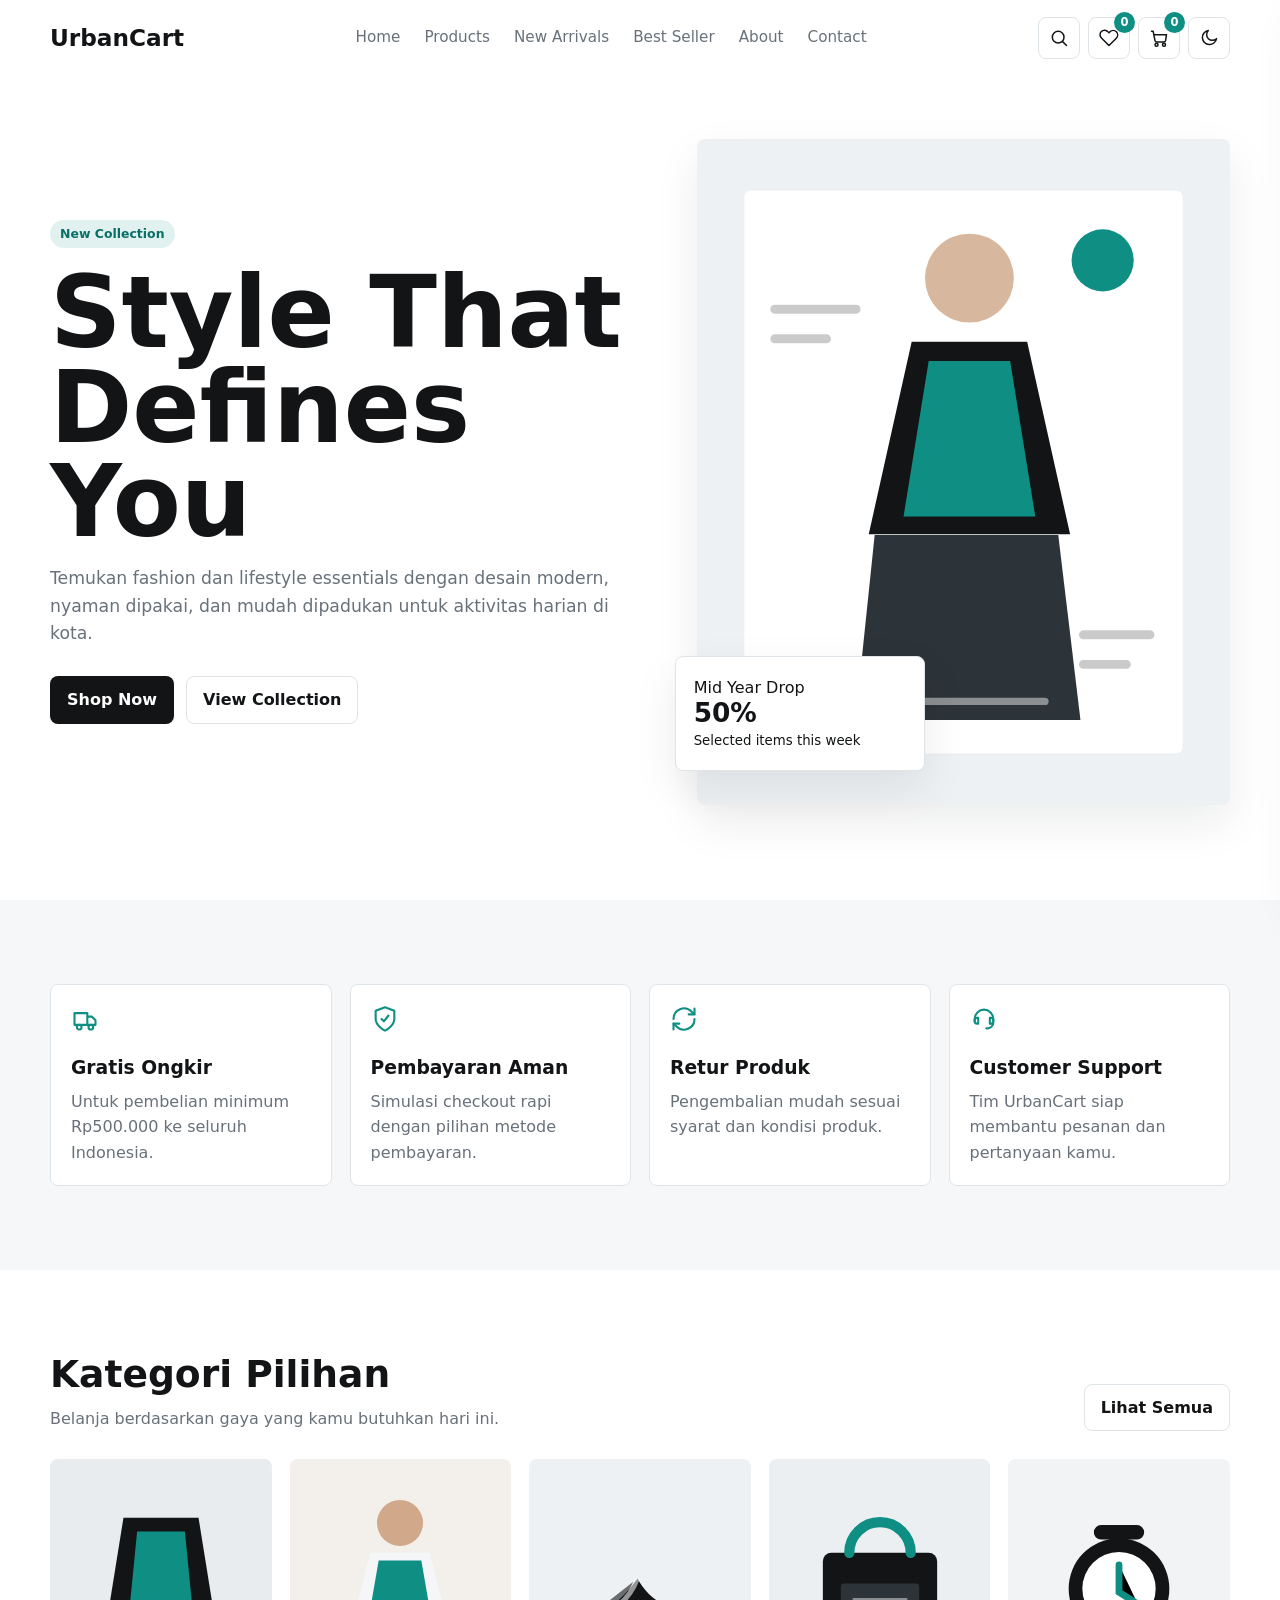
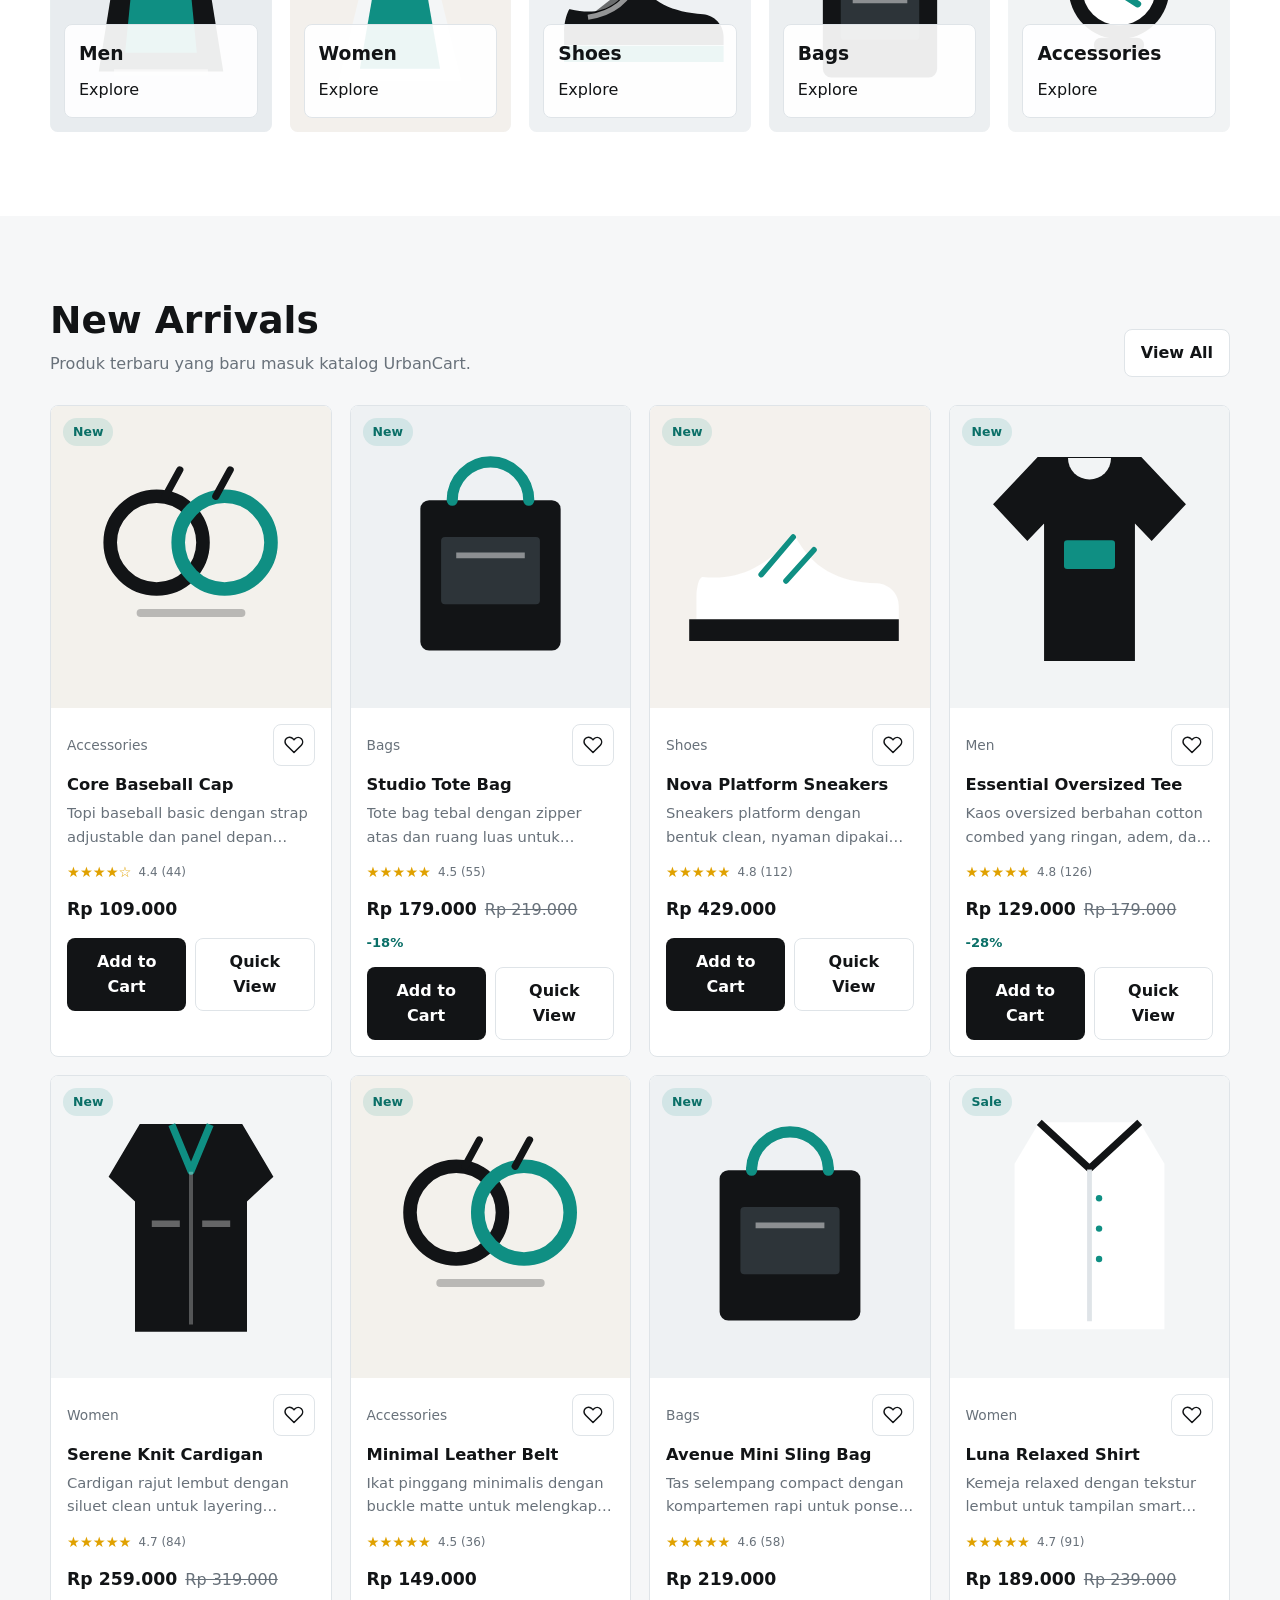
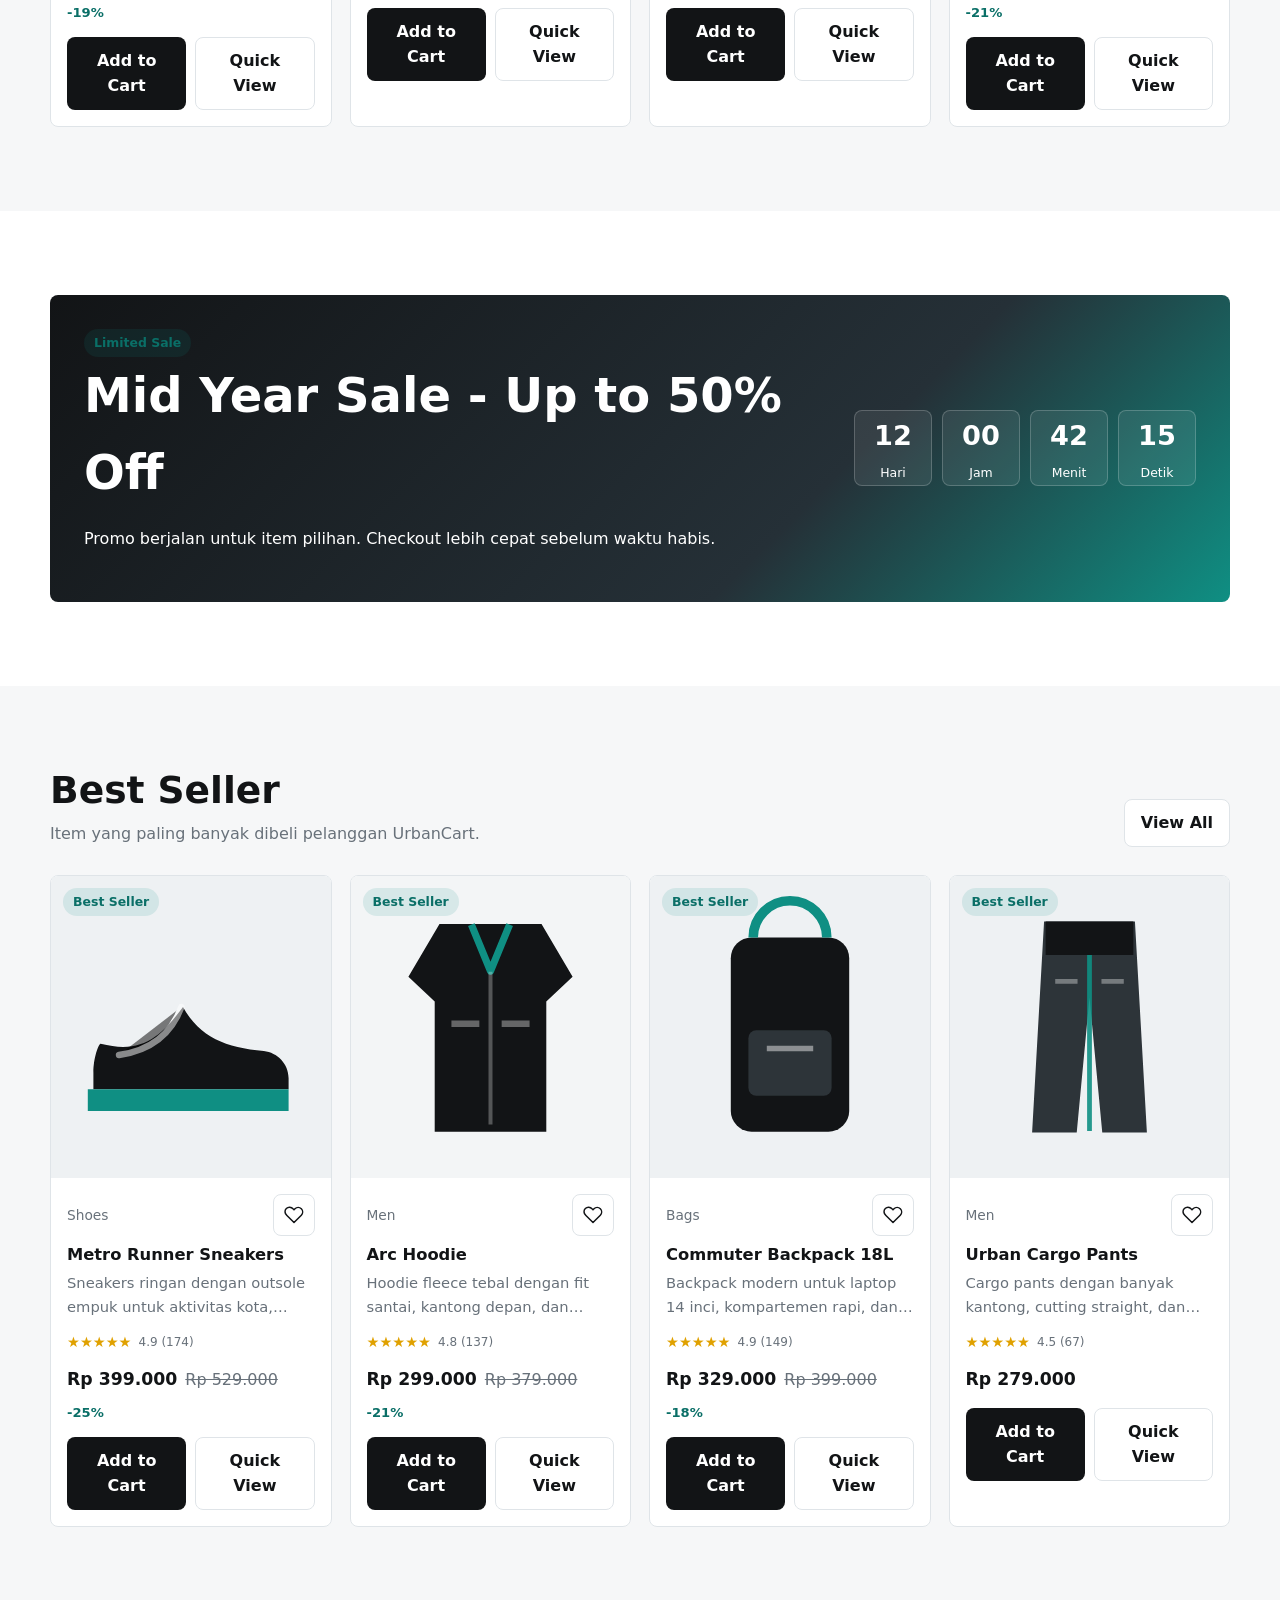
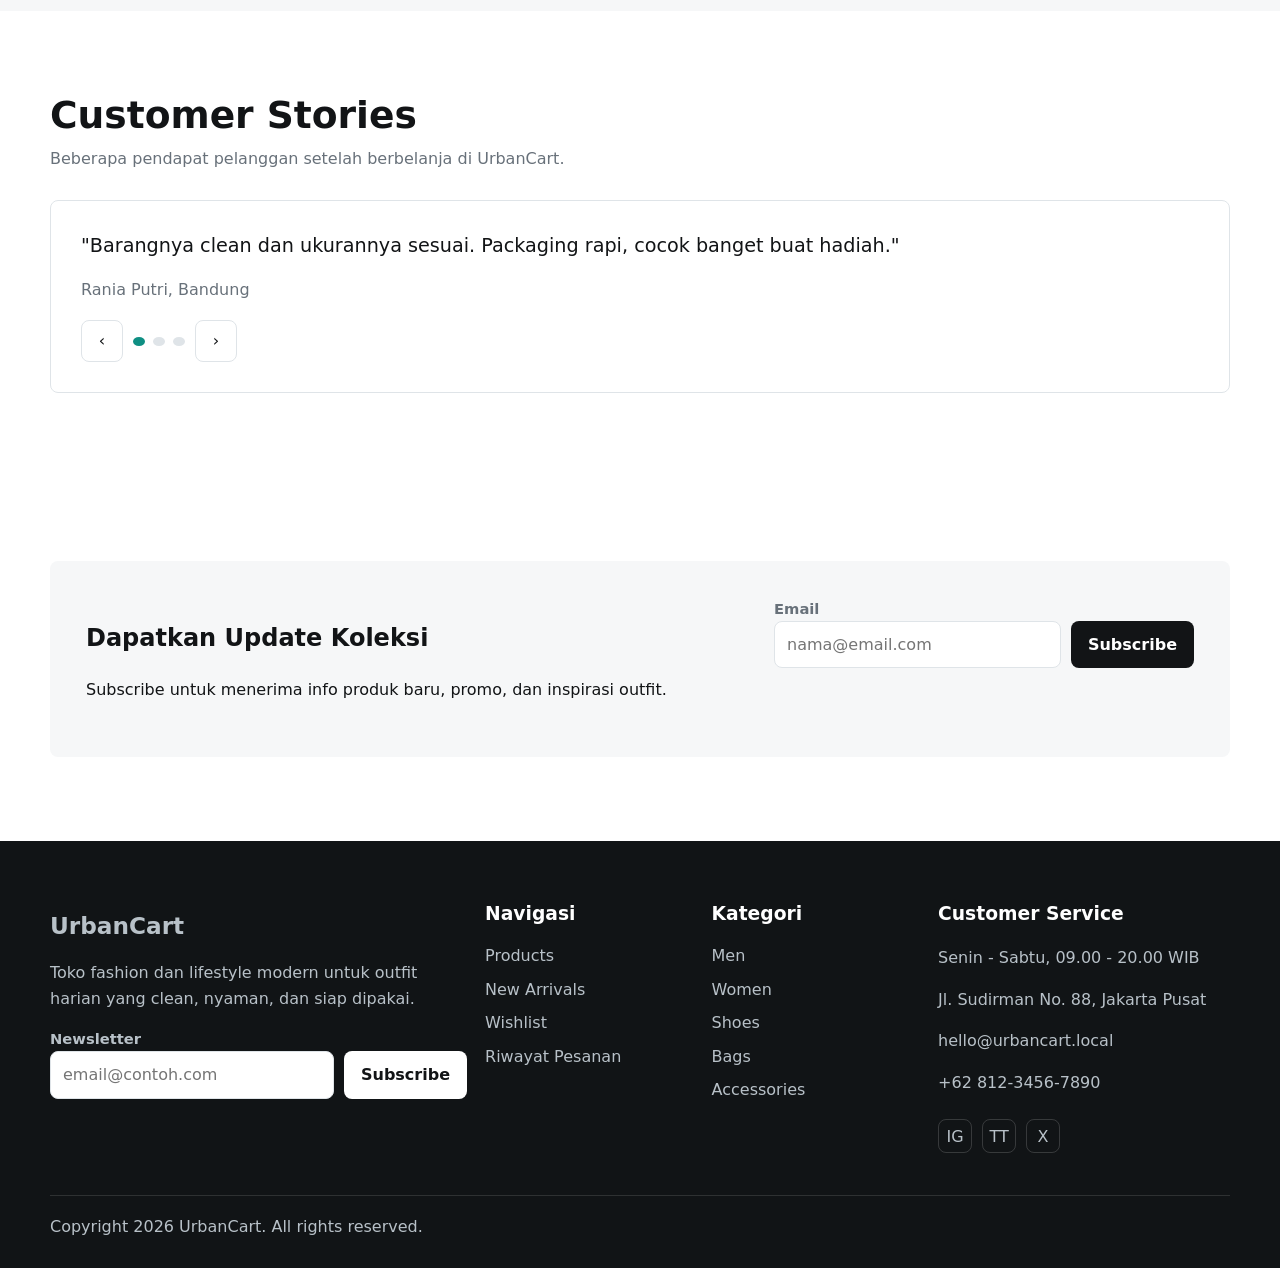
<file: index.html>
<!DOCTYPE html>
<html lang="id">
<head>
  <meta charset="UTF-8">
  <meta name="viewport" content="width=device-width, initial-scale=1.0">
  <title>UrbanCart - Modern Fashion & Lifestyle Store</title>
  <meta name="description" content="UrbanCart adalah toko fashion dan lifestyle modern untuk pakaian, sepatu, tas, jam tangan, dan aksesori.">
  <meta property="og:title" content="UrbanCart - Modern Fashion & Lifestyle Store">
  <meta property="og:description" content="Belanja outfit modern, clean, dan nyaman untuk gaya harian.">
  <meta property="og:type" content="website">
  <link rel="icon" href="assets/icons/favicon.svg" type="image/svg+xml">
  <link rel="stylesheet" href="css/style.css">
  <link rel="stylesheet" href="css/responsive.css">
  <link rel="stylesheet" href="css/animations.css">
</head>
<body data-page="home">
  <div class="loader" data-loader><div class="loader-mark" aria-label="Memuat UrbanCart"></div></div>
  <div id="site-header"></div>
  <main class="page">
    <section class="container hero">
      <div class="hero-copy">
        <span class="eyebrow">New Collection</span>
        <h1>Style That Defines You</h1>
        <p>Temukan fashion dan lifestyle essentials dengan desain modern, nyaman dipakai, dan mudah dipadukan untuk aktivitas harian di kota.</p>
        <div class="hero-actions">
          <a class="btn btn-dark" href="products.html">Shop Now</a>
          <a class="btn btn-ghost" href="#collection">View Collection</a>
        </div>
      </div>
      <div class="hero-media">
        <img src="assets/images/hero-fashion.svg" alt="Koleksi fashion UrbanCart">
        <div class="promo-card">
          <span>Mid Year Drop</span>
          <strong>50%</strong>
          <small>Selected items this week</small>
        </div>
      </div>
    </section>

    <section class="section section-soft">
      <div class="container benefit-grid">
        <article class="benefit-item reveal">
          <div data-icon="truck"></div>
          <h3>Gratis Ongkir</h3>
          <p>Untuk pembelian minimum Rp500.000 ke seluruh Indonesia.</p>
        </article>
        <article class="benefit-item reveal">
          <div data-icon="shield"></div>
          <h3>Pembayaran Aman</h3>
          <p>Simulasi checkout rapi dengan pilihan metode pembayaran.</p>
        </article>
        <article class="benefit-item reveal">
          <div data-icon="refresh"></div>
          <h3>Retur Produk</h3>
          <p>Pengembalian mudah sesuai syarat dan kondisi produk.</p>
        </article>
        <article class="benefit-item reveal">
          <div data-icon="headset"></div>
          <h3>Customer Support</h3>
          <p>Tim UrbanCart siap membantu pesanan dan pertanyaan kamu.</p>
        </article>
      </div>
    </section>

    <section class="section" id="collection">
      <div class="container">
        <div class="section-header">
          <div>
            <h2>Kategori Pilihan</h2>
            <p>Belanja berdasarkan gaya yang kamu butuhkan hari ini.</p>
          </div>
          <a class="btn btn-ghost" href="products.html">Lihat Semua</a>
        </div>
        <div class="category-grid">
          <a class="category-card reveal" href="products.html?category=Men">
            <img src="assets/images/category-men.svg" alt="Kategori Men">
            <div><h3>Men</h3><span>Explore</span></div>
          </a>
          <a class="category-card reveal" href="products.html?category=Women">
            <img src="assets/images/category-women.svg" alt="Kategori Women">
            <div><h3>Women</h3><span>Explore</span></div>
          </a>
          <a class="category-card reveal" href="products.html?category=Shoes">
            <img src="assets/images/category-shoes.svg" alt="Kategori Shoes">
            <div><h3>Shoes</h3><span>Explore</span></div>
          </a>
          <a class="category-card reveal" href="products.html?category=Bags">
            <img src="assets/images/category-bags.svg" alt="Kategori Bags">
            <div><h3>Bags</h3><span>Explore</span></div>
          </a>
          <a class="category-card reveal" href="products.html?category=Accessories">
            <img src="assets/images/category-accessories.svg" alt="Kategori Accessories">
            <div><h3>Accessories</h3><span>Explore</span></div>
          </a>
        </div>
      </div>
    </section>

    <section class="section section-soft" id="new-arrivals">
      <div class="container">
        <div class="section-header">
          <div>
            <h2>New Arrivals</h2>
            <p>Produk terbaru yang baru masuk katalog UrbanCart.</p>
          </div>
          <a class="btn btn-ghost" href="products.html?badge=New">View All</a>
        </div>
        <div class="product-grid" data-new-arrivals></div>
      </div>
    </section>

    <section class="section">
      <div class="container sale-banner reveal">
        <div>
          <span class="eyebrow">Limited Sale</span>
          <h2>Mid Year Sale - Up to 50% Off</h2>
          <p>Promo berjalan untuk item pilihan. Checkout lebih cepat sebelum waktu habis.</p>
        </div>
        <div class="countdown" data-countdown aria-label="Countdown promo"></div>
      </div>
    </section>

    <section class="section section-soft">
      <div class="container">
        <div class="section-header">
          <div>
            <h2>Best Seller</h2>
            <p>Item yang paling banyak dibeli pelanggan UrbanCart.</p>
          </div>
          <a class="btn btn-ghost" href="products.html?badge=Best%20Seller">View All</a>
        </div>
        <div class="product-grid" data-best-seller></div>
      </div>
    </section>

    <section class="section">
      <div class="container">
        <div class="section-header">
          <div>
            <h2>Customer Stories</h2>
            <p>Beberapa pendapat pelanggan setelah berbelanja di UrbanCart.</p>
          </div>
        </div>
        <div class="testimonial-wrap reveal">
          <div data-testimonial-slider>
            <article class="testimonial is-active">
              <blockquote>"Barangnya clean dan ukurannya sesuai. Packaging rapi, cocok banget buat hadiah."</blockquote>
              <p>Rania Putri, Bandung</p>
            </article>
            <article class="testimonial">
              <blockquote>"Sneakers-nya ringan dipakai seharian. Checkout via WhatsApp juga praktis."</blockquote>
              <p>Kevin Hartono, Jakarta</p>
            </article>
            <article class="testimonial">
              <blockquote>"Pilihan produknya tidak berlebihan, jadi gampang cari item yang benar-benar kepakai."</blockquote>
              <p>Melati Sari, Yogyakarta</p>
            </article>
          </div>
          <div class="testimonial-controls">
            <button class="icon-button" type="button" data-testimonial-prev aria-label="Testimoni sebelumnya">‹</button>
            <div class="dots" data-testimonial-dots></div>
            <button class="icon-button" type="button" data-testimonial-next aria-label="Testimoni berikutnya">›</button>
          </div>
        </div>
      </div>
    </section>

    <section class="section">
      <div class="container newsletter-band reveal">
        <div>
          <h2>Dapatkan Update Koleksi</h2>
          <p>Subscribe untuk menerima info produk baru, promo, dan inspirasi outfit.</p>
        </div>
        <form data-newsletter-form>
          <label for="newsletter-email">Email</label>
          <div class="inline-form">
            <input id="newsletter-email" name="email" type="email" placeholder="nama@email.com" autocomplete="email">
            <button class="btn btn-dark" type="submit">Subscribe</button>
          </div>
          <p class="form-message" data-newsletter-message></p>
        </form>
      </div>
    </section>
  </main>
  <div id="site-footer"></div>
  <script src="js/products.js"></script>
  <script src="js/main.js"></script>
  <script src="js/home-icons.js"></script>
</body>
</html>
</file>
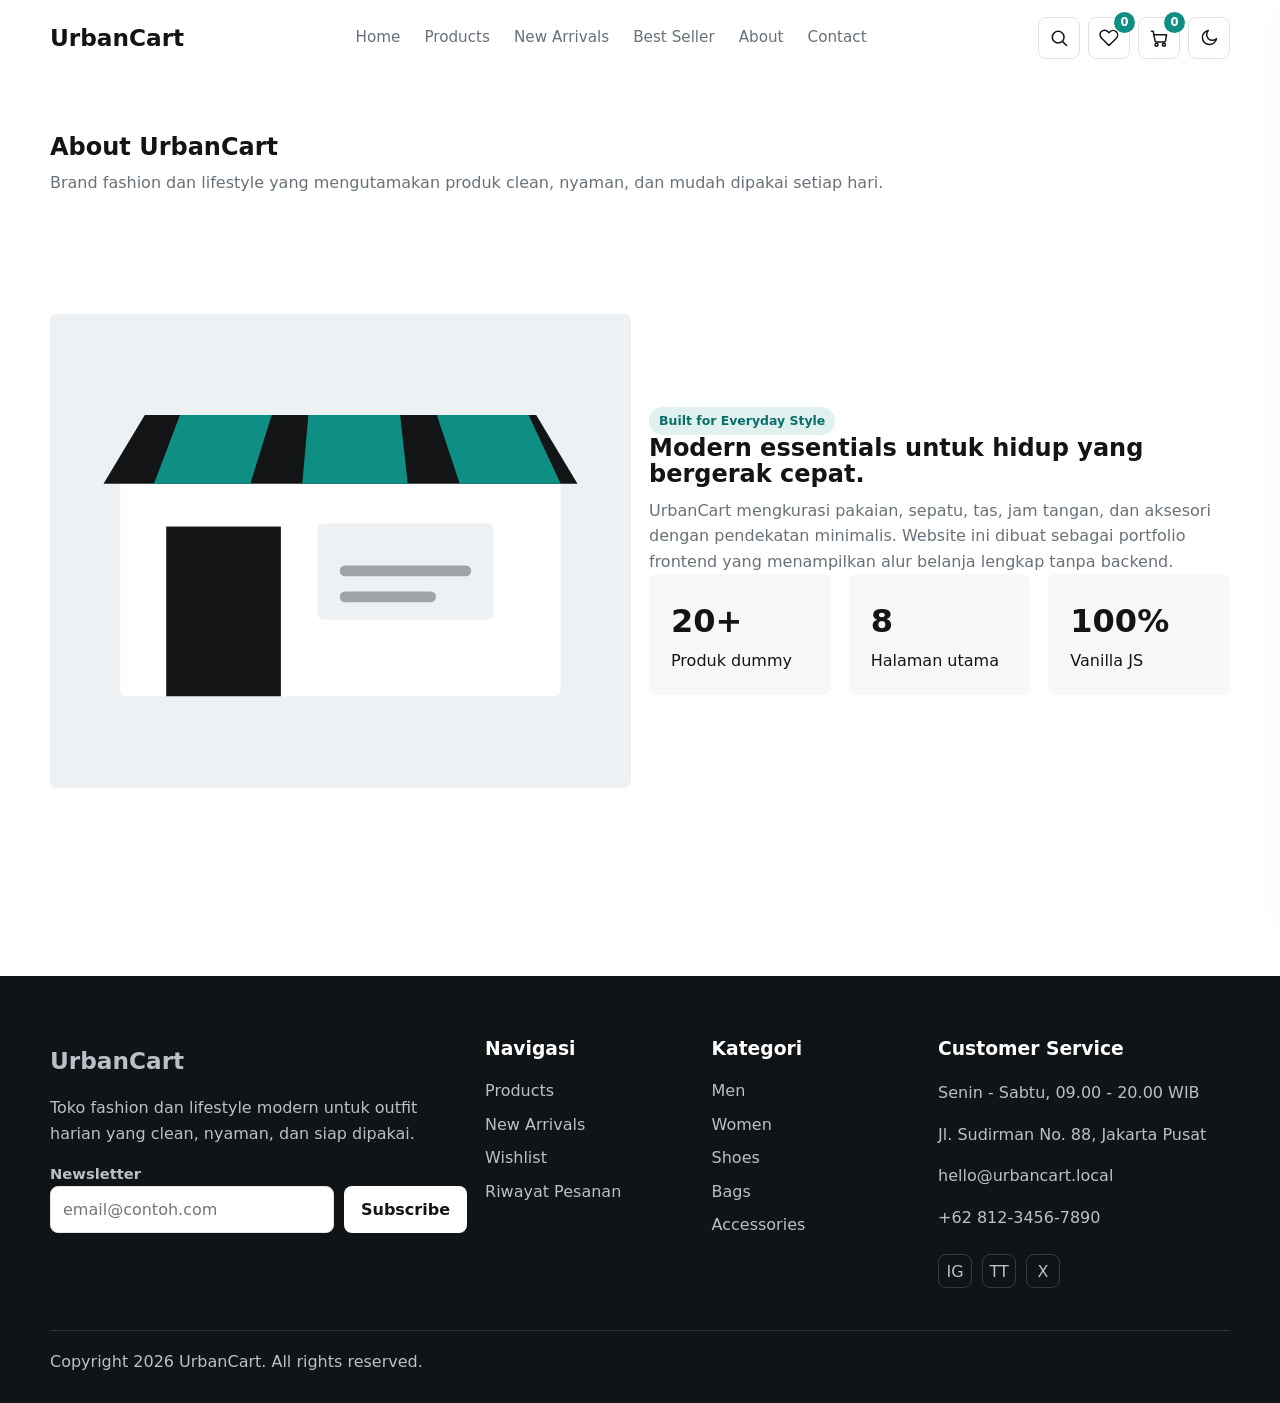
<file: about.html>
<!DOCTYPE html>
<html lang="id">
<head>
  <meta charset="UTF-8">
  <meta name="viewport" content="width=device-width, initial-scale=1.0">
  <title>About - UrbanCart</title>
  <meta name="description" content="Tentang UrbanCart, toko fashion dan lifestyle modern untuk pelanggan urban.">
  <meta property="og:title" content="About - UrbanCart">
  <meta property="og:description" content="Kenali konsep dan kualitas layanan UrbanCart.">
  <meta property="og:type" content="website">
  <link rel="icon" href="assets/icons/favicon.svg" type="image/svg+xml">
  <link rel="stylesheet" href="css/style.css">
  <link rel="stylesheet" href="css/responsive.css">
  <link rel="stylesheet" href="css/animations.css">
</head>
<body data-page="about">
  <div id="site-header"></div>
  <main class="page">
    <section class="container page-title">
      <h1>About UrbanCart</h1>
      <p>Brand fashion dan lifestyle yang mengutamakan produk clean, nyaman, dan mudah dipakai setiap hari.</p>
    </section>
    <section class="container section about-grid">
      <img src="assets/images/about-store.svg" alt="Ilustrasi toko UrbanCart">
      <div class="content-block">
        <span class="eyebrow">Built for Everyday Style</span>
        <h2>Modern essentials untuk hidup yang bergerak cepat.</h2>
        <p>UrbanCart mengkurasi pakaian, sepatu, tas, jam tangan, dan aksesori dengan pendekatan minimalis. Website ini dibuat sebagai portfolio frontend yang menampilkan alur belanja lengkap tanpa backend.</p>
        <div class="stats-grid">
          <div class="stat"><strong>20+</strong><span>Produk dummy</span></div>
          <div class="stat"><strong>8</strong><span>Halaman utama</span></div>
          <div class="stat"><strong>100%</strong><span>Vanilla JS</span></div>
        </div>
      </div>
    </section>
  </main>
  <div id="site-footer"></div>
  <script src="js/products.js"></script>
  <script src="js/main.js"></script>
</body>
</html>
</file>
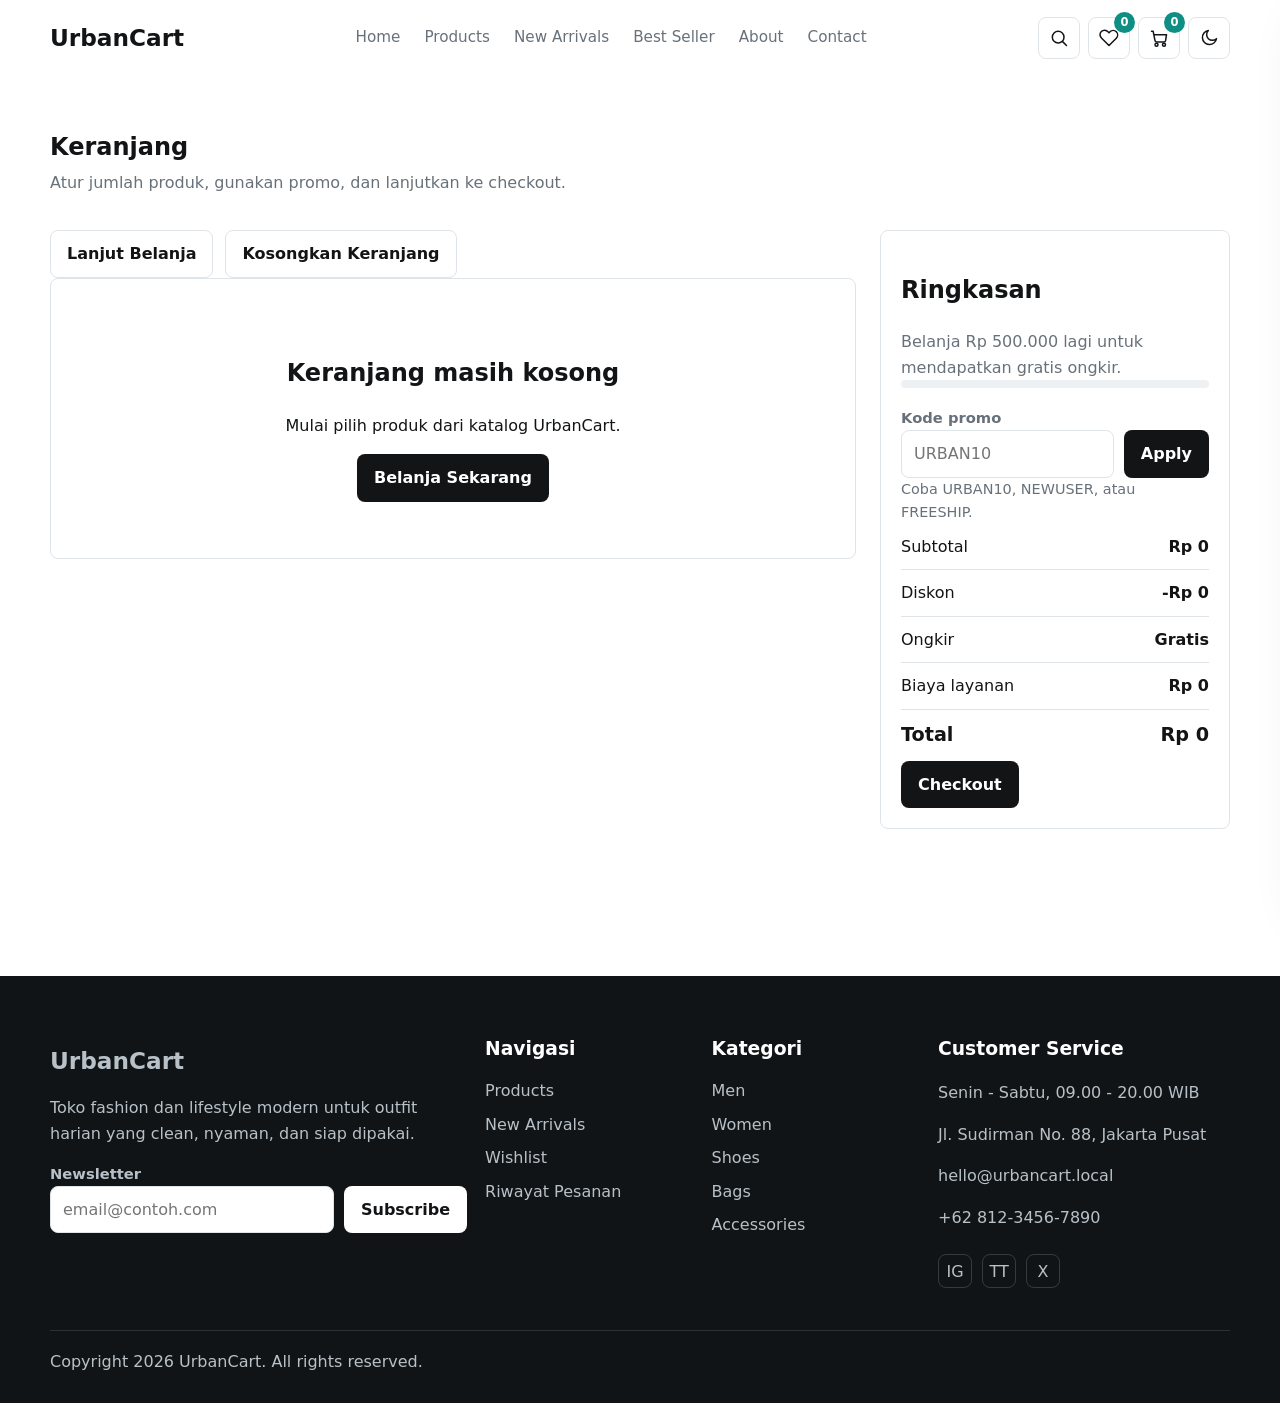
<file: cart.html>
<!DOCTYPE html>
<html lang="id">
<head>
  <meta charset="UTF-8">
  <meta name="viewport" content="width=device-width, initial-scale=1.0">
  <title>Keranjang - UrbanCart</title>
  <meta name="description" content="Kelola keranjang UrbanCart, kode promo, subtotal, ongkir, dan total pembayaran.">
  <meta property="og:title" content="Keranjang - UrbanCart">
  <meta property="og:description" content="Keranjang belanja UrbanCart tersimpan dengan LocalStorage.">
  <meta property="og:type" content="website">
  <link rel="icon" href="assets/icons/favicon.svg" type="image/svg+xml">
  <link rel="stylesheet" href="css/style.css">
  <link rel="stylesheet" href="css/responsive.css">
  <link rel="stylesheet" href="css/animations.css">
</head>
<body data-page="cart">
  <div id="site-header"></div>
  <main class="page">
    <section class="container page-title">
      <h1>Keranjang</h1>
      <p>Atur jumlah produk, gunakan promo, dan lanjutkan ke checkout.</p>
    </section>
    <section class="container cart-layout">
      <div>
        <div class="cart-actions">
          <a class="btn btn-ghost" href="products.html">Lanjut Belanja</a>
          <button class="btn btn-ghost" type="button" id="clearCart">Kosongkan Keranjang</button>
        </div>
        <div class="cart-list" id="cartList"></div>
      </div>
      <aside class="summary-card" id="cartSummary"></aside>
    </section>
  </main>
  <div id="site-footer"></div>
  <script src="js/products.js"></script>
  <script src="js/main.js"></script>
  <script src="js/cart.js"></script>
</body>
</html>
</file>
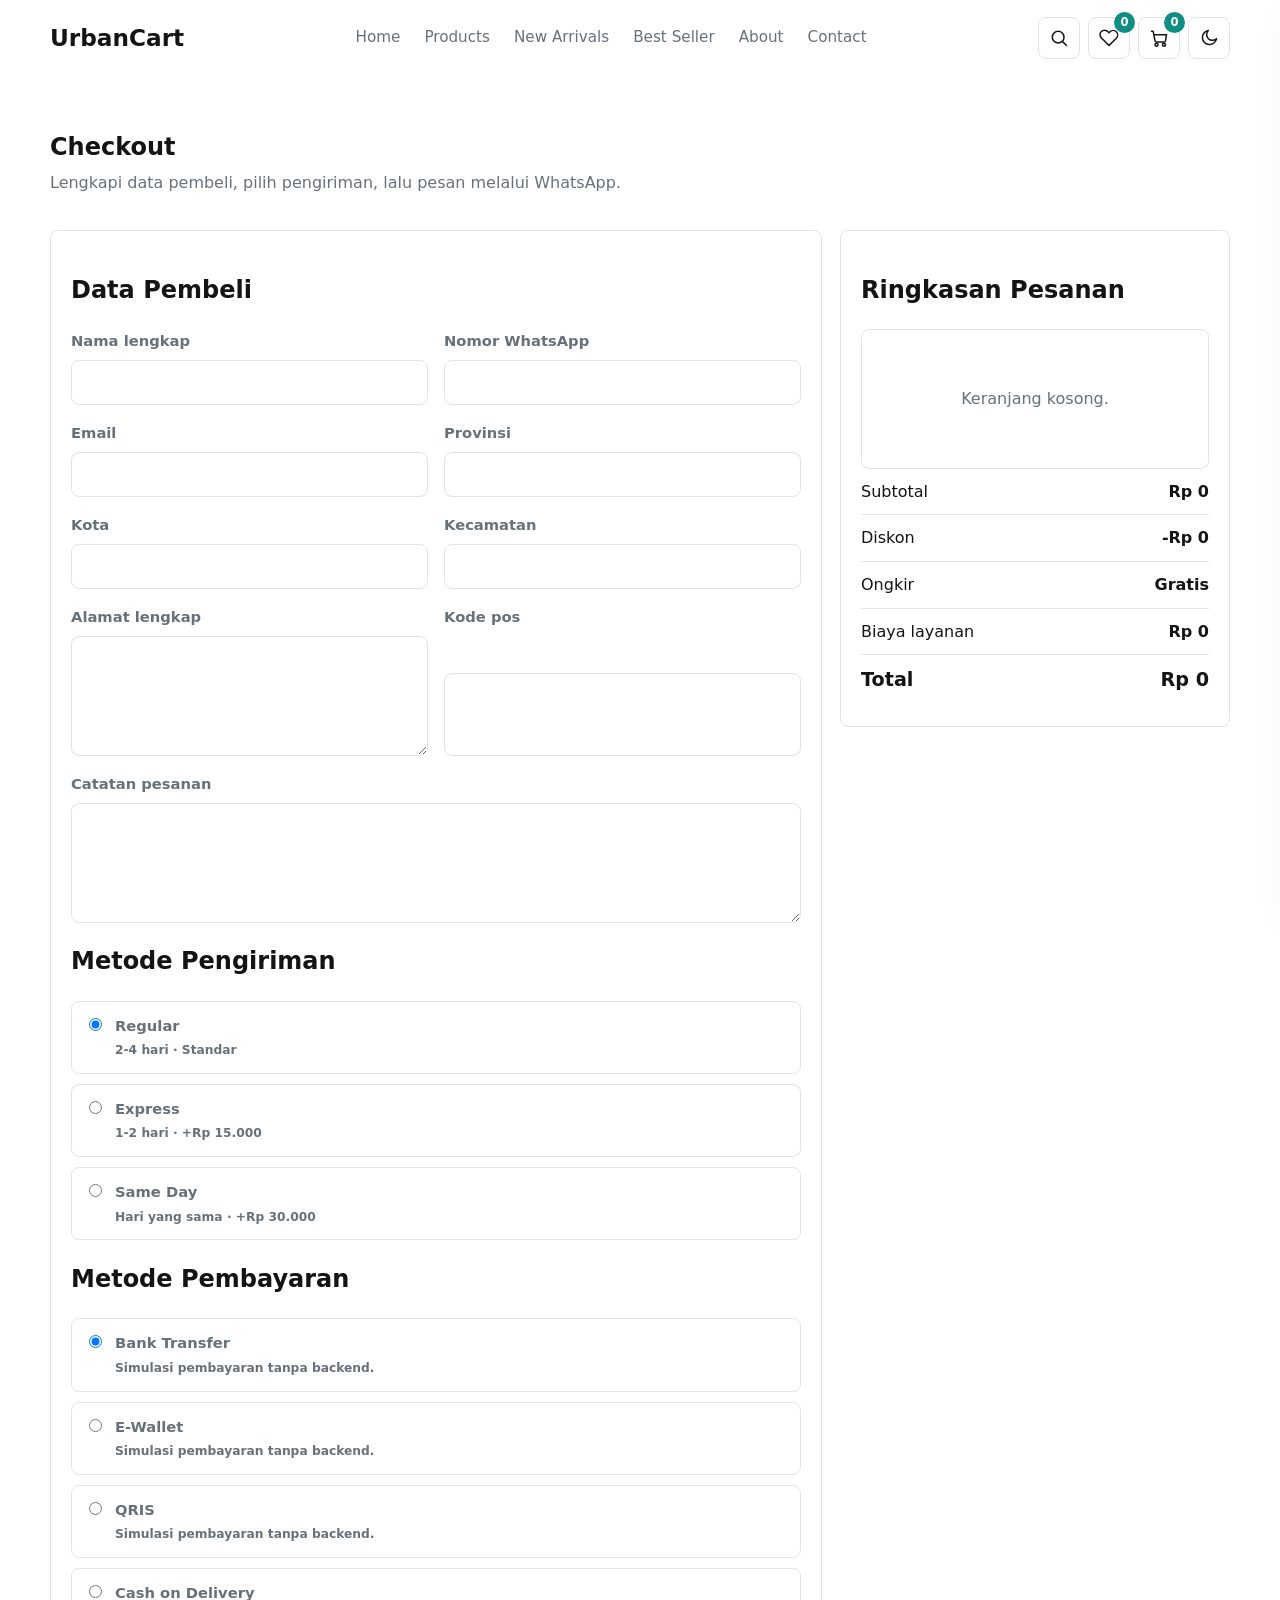
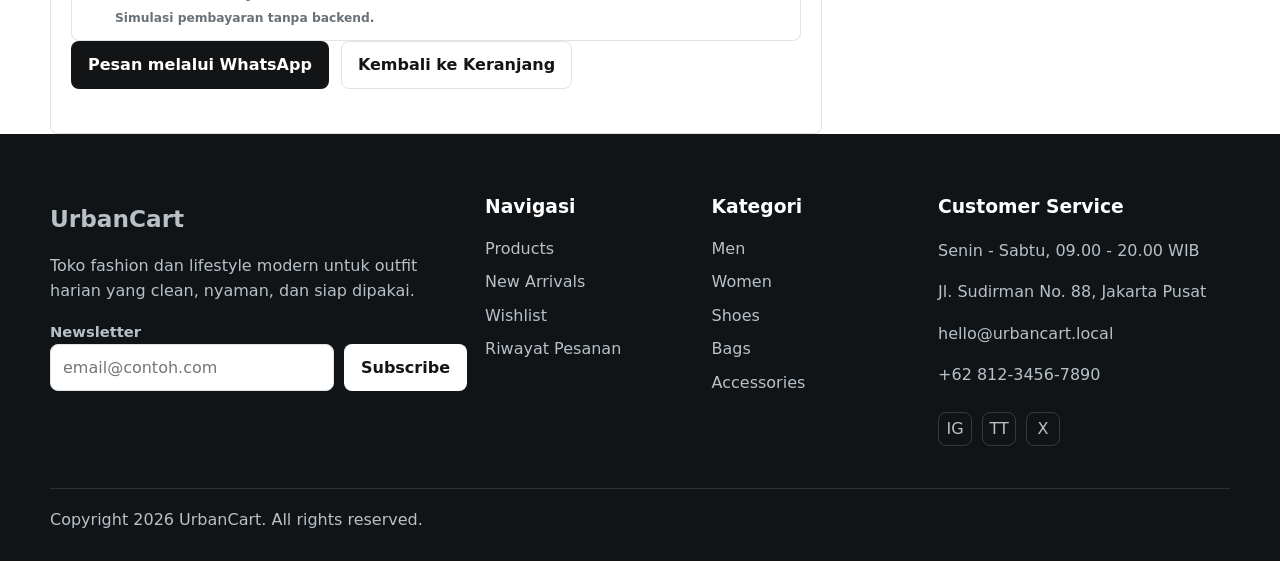
<file: checkout.html>
<!DOCTYPE html>
<html lang="id">
<head>
  <meta charset="UTF-8">
  <meta name="viewport" content="width=device-width, initial-scale=1.0">
  <title>Checkout - UrbanCart</title>
  <meta name="description" content="Checkout UrbanCart dengan validasi form, ringkasan pesanan, pengiriman, pembayaran, dan WhatsApp order.">
  <meta property="og:title" content="Checkout - UrbanCart">
  <meta property="og:description" content="Simulasi checkout via WhatsApp untuk UrbanCart.">
  <meta property="og:type" content="website">
  <link rel="icon" href="assets/icons/favicon.svg" type="image/svg+xml">
  <link rel="stylesheet" href="css/style.css">
  <link rel="stylesheet" href="css/responsive.css">
  <link rel="stylesheet" href="css/animations.css">
</head>
<body data-page="checkout">
  <div id="site-header"></div>
  <main class="page">
    <section class="container page-title">
      <h1>Checkout</h1>
      <p>Lengkapi data pembeli, pilih pengiriman, lalu pesan melalui WhatsApp.</p>
    </section>
    <section class="container checkout-grid">
      <form class="content-card" id="checkoutForm" novalidate>
        <h2>Data Pembeli</h2>
        <div class="form-grid">
          <label>Nama lengkap<input name="name" type="text" autocomplete="name" required></label>
          <label>Nomor WhatsApp<input name="phone" type="tel" inputmode="numeric" required></label>
          <label>Email<input name="email" type="email" autocomplete="email" required></label>
          <label>Provinsi<input name="province" type="text" required></label>
          <label>Kota<input name="city" type="text" required></label>
          <label>Kecamatan<input name="district" type="text" required></label>
          <label>Alamat lengkap<textarea name="address" required></textarea></label>
          <label>Kode pos<input name="postal" type="text" inputmode="numeric" required></label>
          <label class="full">Catatan pesanan<textarea name="note"></textarea></label>
        </div>
        <h2>Metode Pengiriman</h2>
        <div class="radio-list" id="shippingMethods"></div>
        <h2>Metode Pembayaran</h2>
        <div class="radio-list" id="paymentMethods"></div>
        <div class="form-actions">
          <button class="btn btn-dark" type="submit">Pesan melalui WhatsApp</button>
          <a class="btn btn-ghost" href="cart.html">Kembali ke Keranjang</a>
        </div>
        <p class="form-message" id="checkoutMessage"></p>
      </form>
      <aside class="summary-card" id="checkoutSummary"></aside>
    </section>
  </main>
  <div id="site-footer"></div>
  <script src="js/products.js"></script>
  <script src="js/main.js"></script>
  <script src="js/checkout.js"></script>
</body>
</html>
</file>
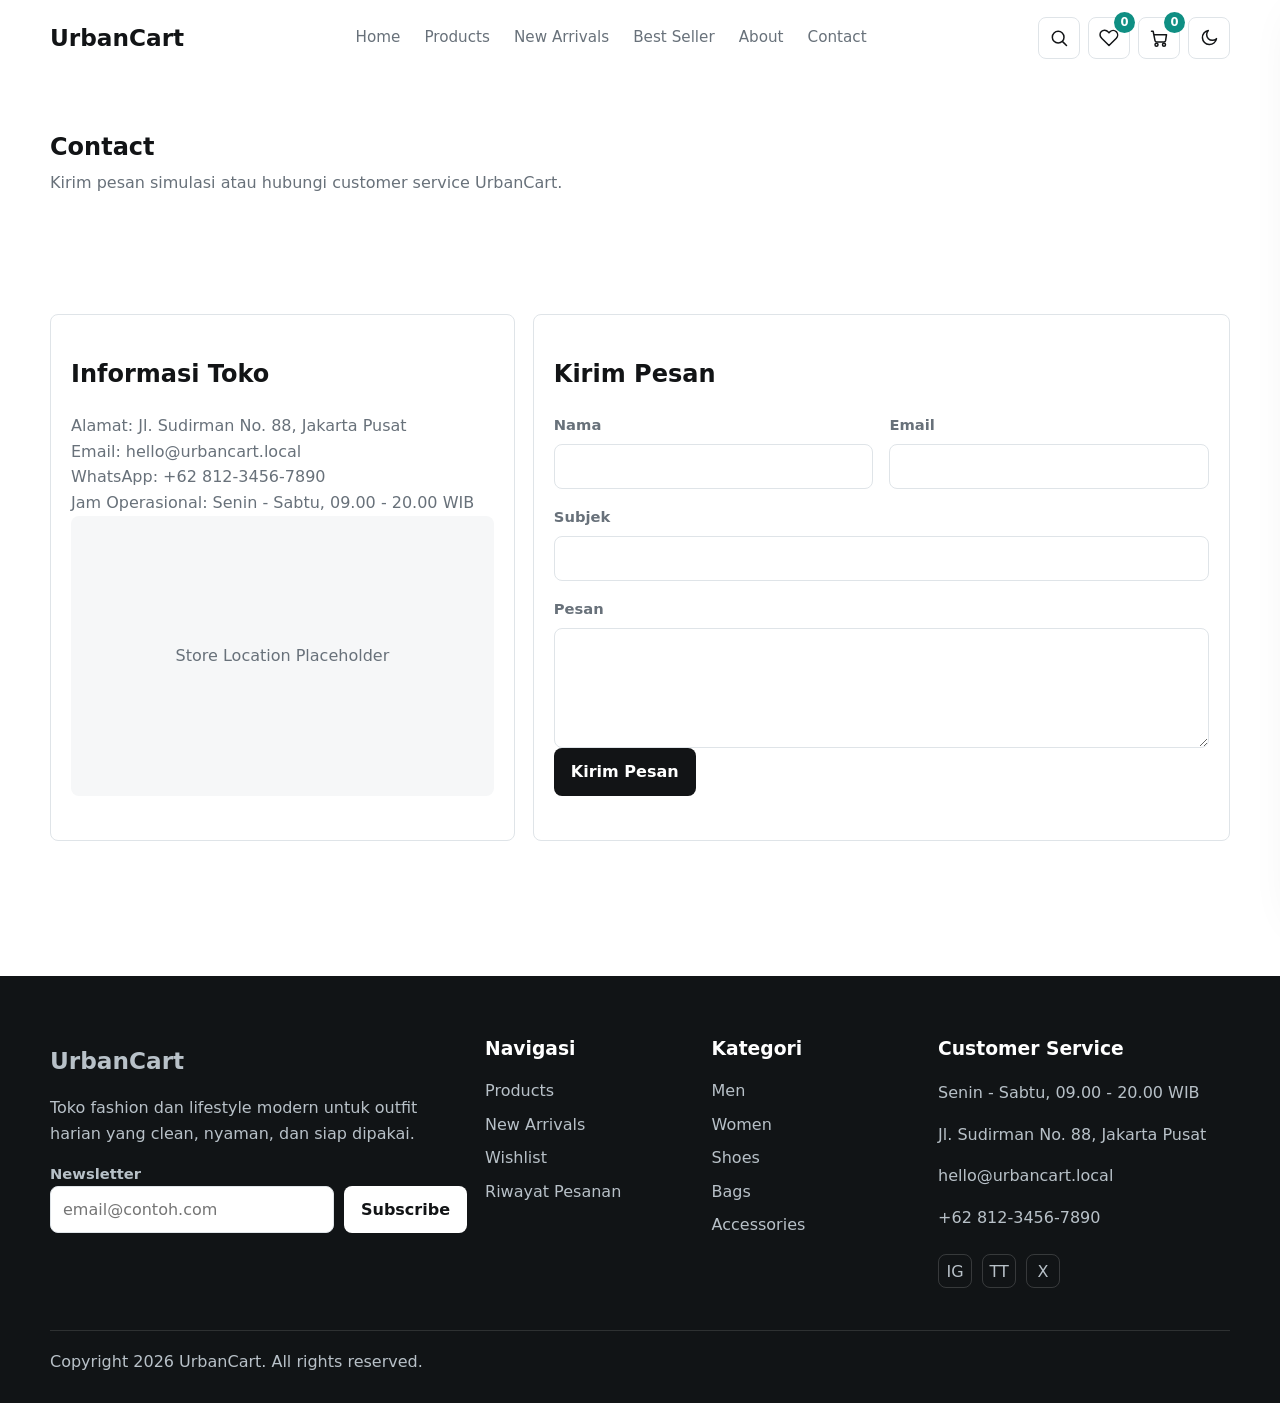
<file: contact.html>
<!DOCTYPE html>
<html lang="id">
<head>
  <meta charset="UTF-8">
  <meta name="viewport" content="width=device-width, initial-scale=1.0">
  <title>Contact - UrbanCart</title>
  <meta name="description" content="Hubungi UrbanCart untuk pertanyaan produk, pesanan, dan kerja sama.">
  <meta property="og:title" content="Contact - UrbanCart">
  <meta property="og:description" content="Kontak customer service UrbanCart.">
  <meta property="og:type" content="website">
  <link rel="icon" href="assets/icons/favicon.svg" type="image/svg+xml">
  <link rel="stylesheet" href="css/style.css">
  <link rel="stylesheet" href="css/responsive.css">
  <link rel="stylesheet" href="css/animations.css">
</head>
<body data-page="contact">
  <div id="site-header"></div>
  <main class="page">
    <section class="container page-title">
      <h1>Contact</h1>
      <p>Kirim pesan simulasi atau hubungi customer service UrbanCart.</p>
    </section>
    <section class="container section contact-grid">
      <div class="content-card">
        <h2>Informasi Toko</h2>
        <p>Alamat: Jl. Sudirman No. 88, Jakarta Pusat</p>
        <p>Email: hello@urbancart.local</p>
        <p>WhatsApp: +62 812-3456-7890</p>
        <p>Jam Operasional: Senin - Sabtu, 09.00 - 20.00 WIB</p>
        <div class="map-placeholder">Store Location Placeholder</div>
      </div>
      <form class="content-card" id="contactForm">
        <h2>Kirim Pesan</h2>
        <div class="form-grid">
          <label>Nama<input name="name" type="text" required></label>
          <label>Email<input name="email" type="email" required></label>
          <label class="full">Subjek<input name="subject" type="text" required></label>
          <label class="full">Pesan<textarea name="message" required></textarea></label>
        </div>
        <button class="btn btn-dark" type="submit">Kirim Pesan</button>
        <p class="form-message" id="contactMessage"></p>
      </form>
    </section>
  </main>
  <div id="site-footer"></div>
  <script src="js/products.js"></script>
  <script src="js/main.js"></script>
  <script src="js/contact.js"></script>
</body>
</html>
</file>
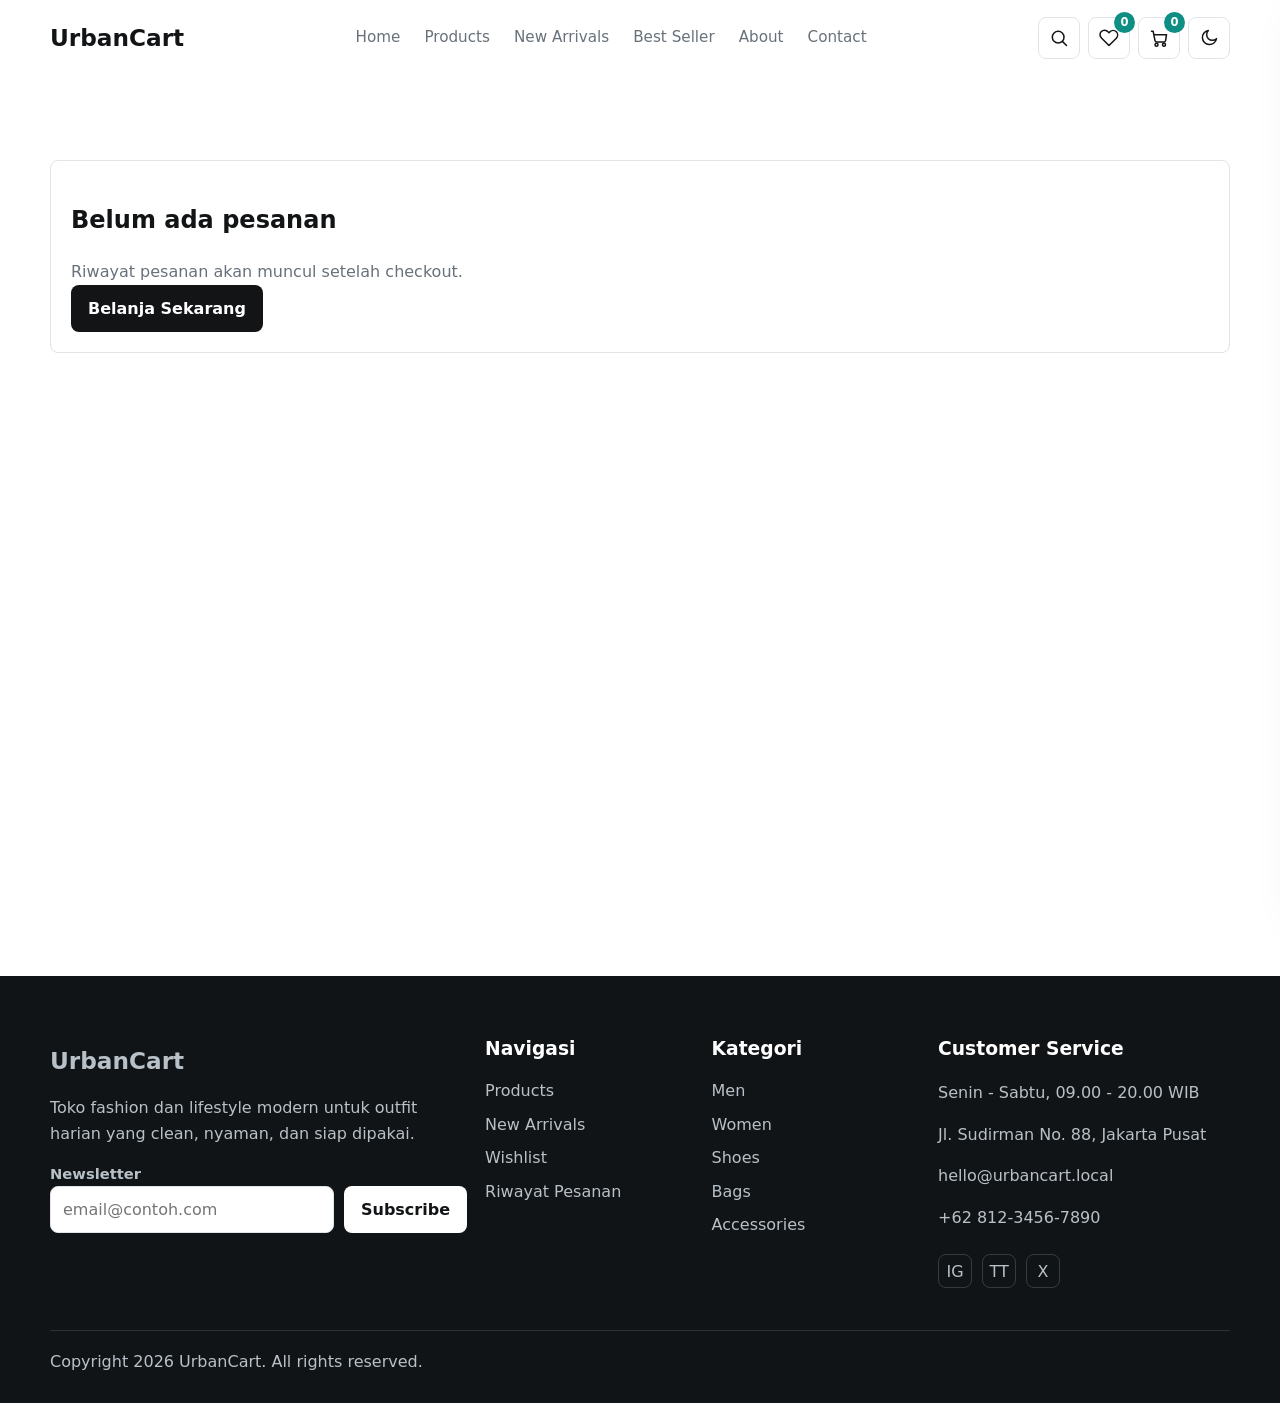
<file: order-success.html>
<!DOCTYPE html>
<html lang="id">
<head>
  <meta charset="UTF-8">
  <meta name="viewport" content="width=device-width, initial-scale=1.0">
  <title>Pesanan Berhasil - UrbanCart</title>
  <meta name="description" content="Pesanan UrbanCart berhasil dibuat dengan nomor pesanan simulasi.">
  <meta property="og:title" content="Pesanan Berhasil - UrbanCart">
  <meta property="og:description" content="Ringkasan pesanan berhasil UrbanCart.">
  <meta property="og:type" content="website">
  <link rel="icon" href="assets/icons/favicon.svg" type="image/svg+xml">
  <link rel="stylesheet" href="css/style.css">
  <link rel="stylesheet" href="css/responsive.css">
  <link rel="stylesheet" href="css/animations.css">
</head>
<body data-page="success">
  <div id="site-header"></div>
  <main class="page">
    <section class="container section">
      <div class="content-card" id="successPanel"></div>
    </section>
  </main>
  <div id="site-footer"></div>
  <script src="js/products.js"></script>
  <script src="js/main.js"></script>
  <script src="js/checkout.js"></script>
</body>
</html>
</file>
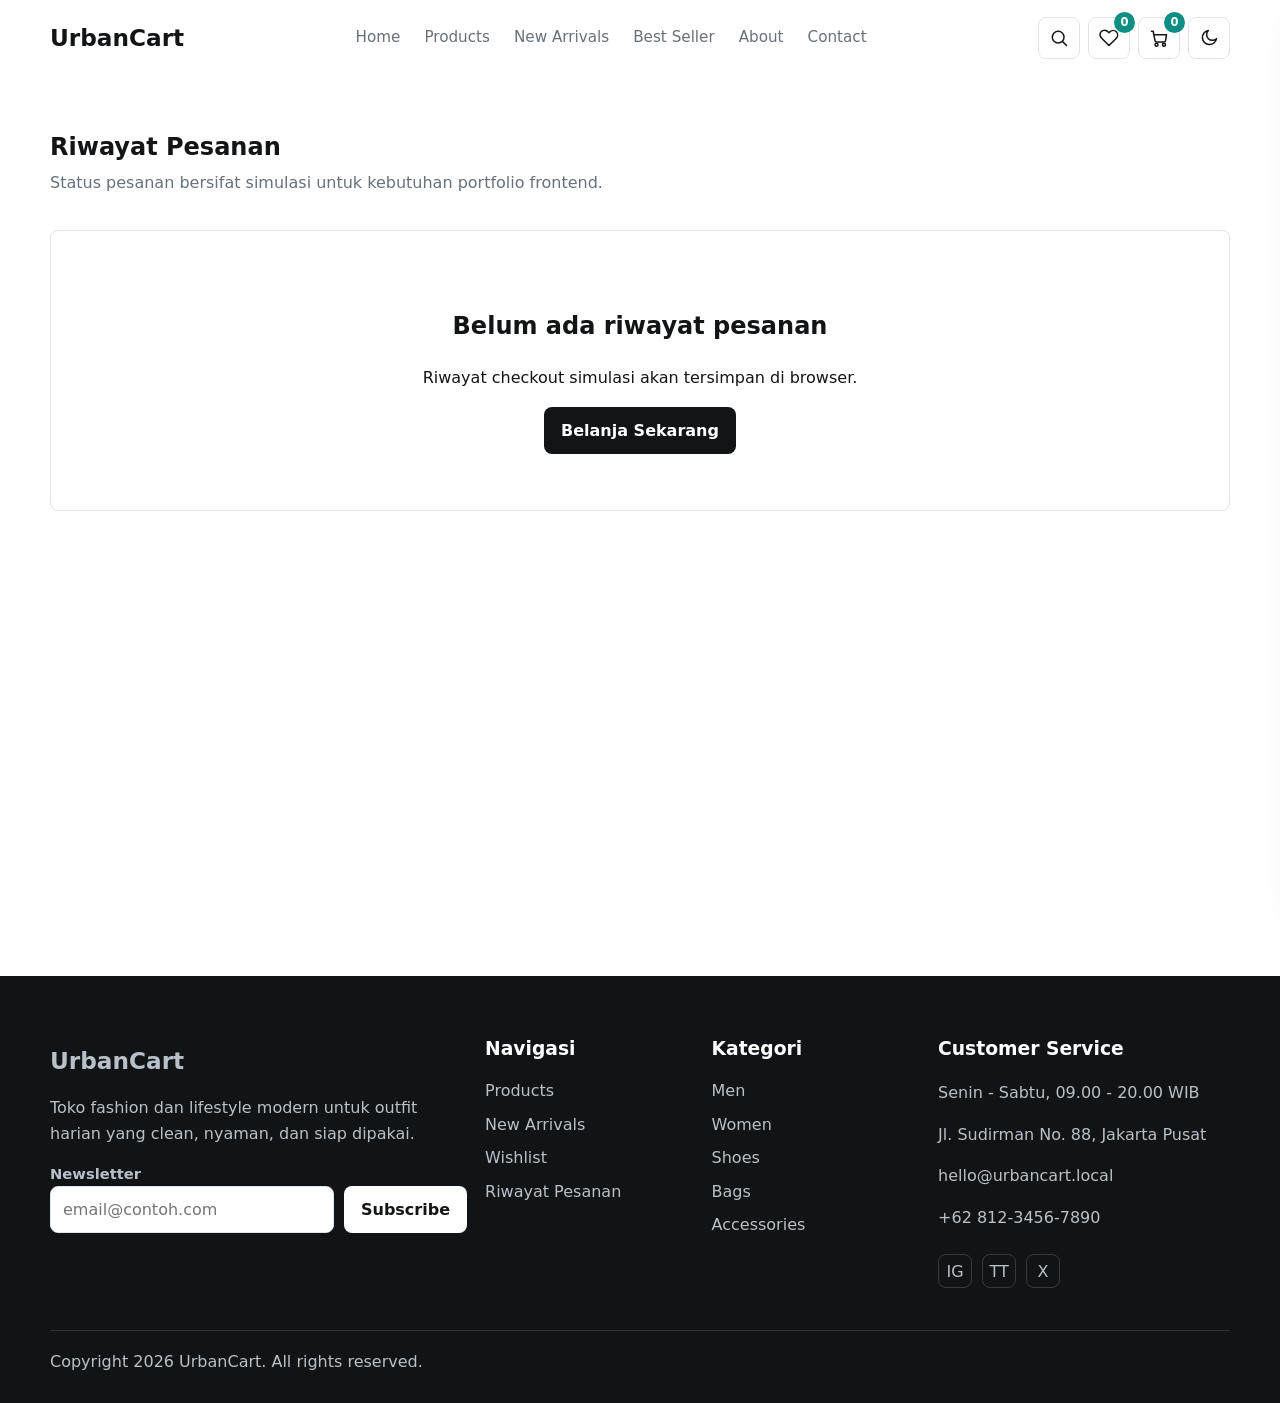
<file: orders.html>
<!DOCTYPE html>
<html lang="id">
<head>
  <meta charset="UTF-8">
  <meta name="viewport" content="width=device-width, initial-scale=1.0">
  <title>Riwayat Pesanan - UrbanCart</title>
  <meta name="description" content="Riwayat pesanan simulasi UrbanCart yang disimpan di LocalStorage.">
  <meta property="og:title" content="Riwayat Pesanan - UrbanCart">
  <meta property="og:description" content="Lihat daftar pesanan simulasi UrbanCart.">
  <meta property="og:type" content="website">
  <link rel="icon" href="assets/icons/favicon.svg" type="image/svg+xml">
  <link rel="stylesheet" href="css/style.css">
  <link rel="stylesheet" href="css/responsive.css">
  <link rel="stylesheet" href="css/animations.css">
</head>
<body data-page="orders">
  <div id="site-header"></div>
  <main class="page">
    <section class="container page-title">
      <h1>Riwayat Pesanan</h1>
      <p>Status pesanan bersifat simulasi untuk kebutuhan portfolio frontend.</p>
    </section>
    <section class="container">
      <div class="order-list" id="orderHistory"></div>
    </section>
  </main>
  <div id="site-footer"></div>
  <script src="js/products.js"></script>
  <script src="js/main.js"></script>
  <script src="js/checkout.js"></script>
</body>
</html>
</file>
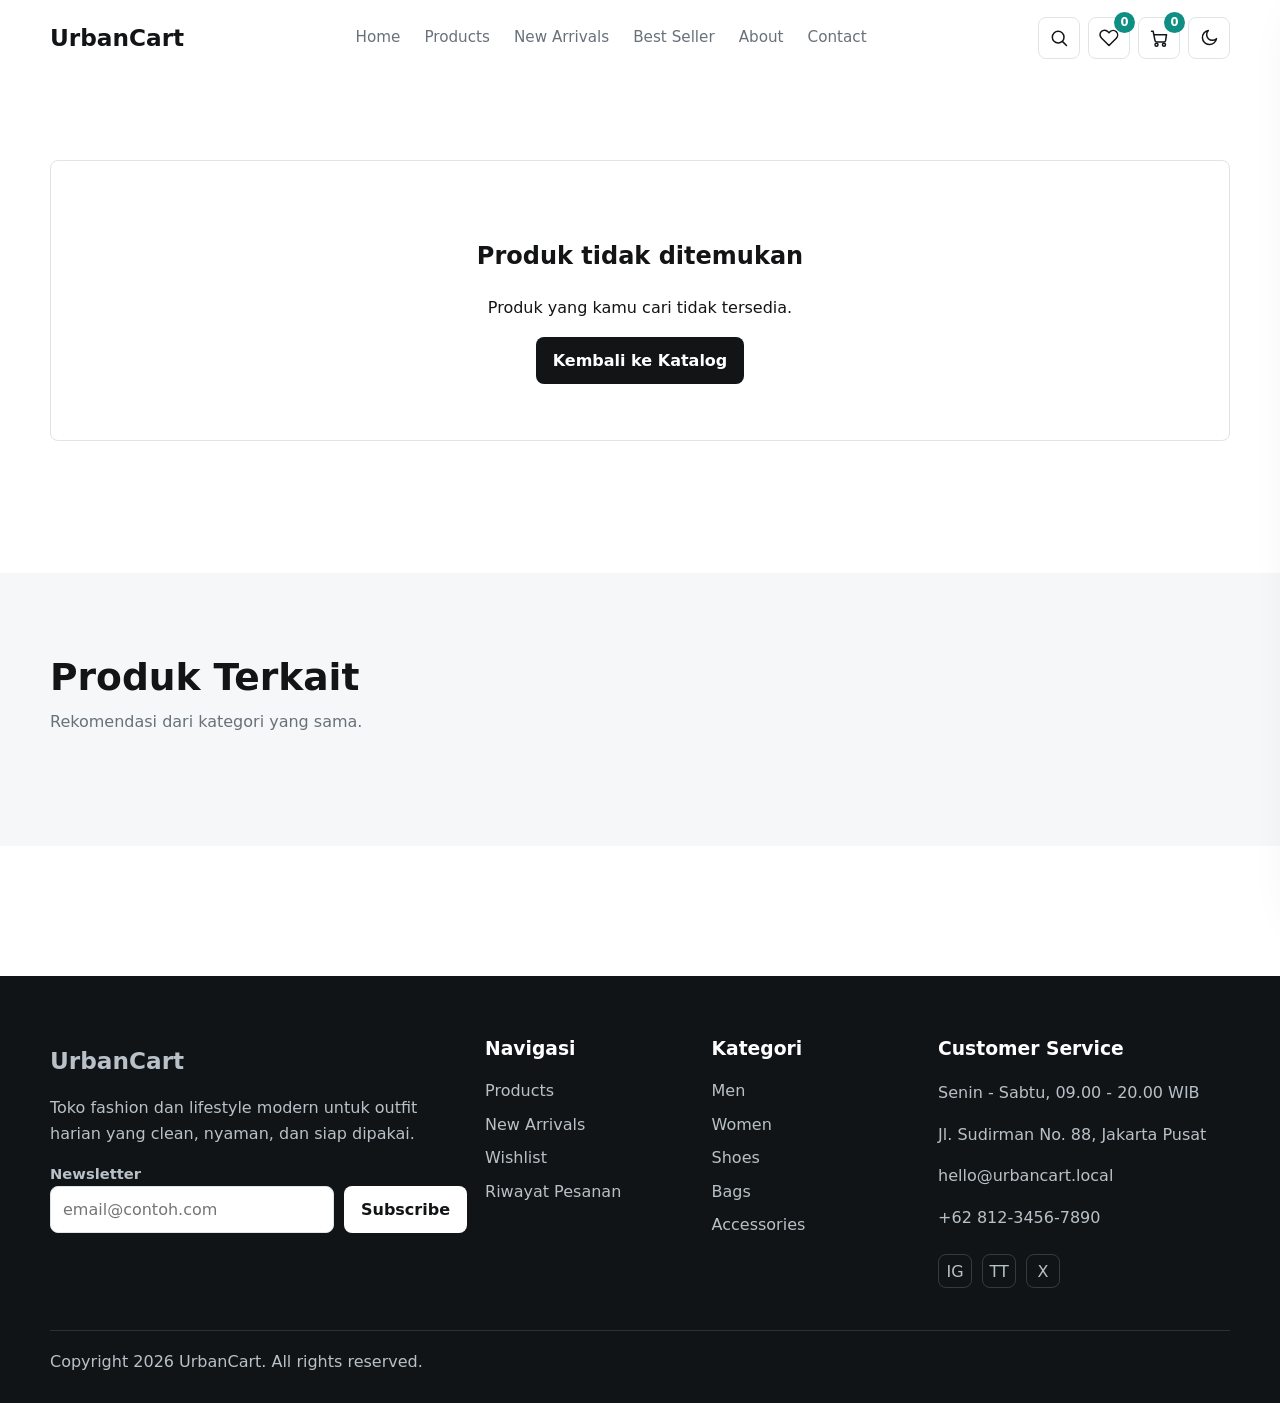
<file: product-detail.html>
<!DOCTYPE html>
<html lang="id">
<head>
  <meta charset="UTF-8">
  <meta name="viewport" content="width=device-width, initial-scale=1.0">
  <title>Detail Produk - UrbanCart</title>
  <meta name="description" content="Detail produk UrbanCart dengan pilihan ukuran, warna, cart, wishlist, review, dan produk terkait.">
  <meta property="og:title" content="Detail Produk - UrbanCart">
  <meta property="og:description" content="Lihat detail, ukuran, warna, dan review produk UrbanCart.">
  <meta property="og:type" content="website">
  <link rel="icon" href="assets/icons/favicon.svg" type="image/svg+xml">
  <link rel="stylesheet" href="css/style.css">
  <link rel="stylesheet" href="css/responsive.css">
  <link rel="stylesheet" href="css/animations.css">
</head>
<body data-page="detail">
  <div id="site-header"></div>
  <main class="page">
    <section class="container section">
      <div id="productDetail"></div>
      <div class="tabs" id="productTabs"></div>
    </section>
    <section class="section section-soft">
      <div class="container">
        <div class="section-header">
          <div>
            <h2>Produk Terkait</h2>
            <p>Rekomendasi dari kategori yang sama.</p>
          </div>
        </div>
        <div class="product-grid" id="relatedProducts"></div>
      </div>
    </section>
  </main>
  <div id="site-footer"></div>
  <script src="js/products.js"></script>
  <script src="js/main.js"></script>
  <script src="js/product-detail.js"></script>
</body>
</html>
</file>
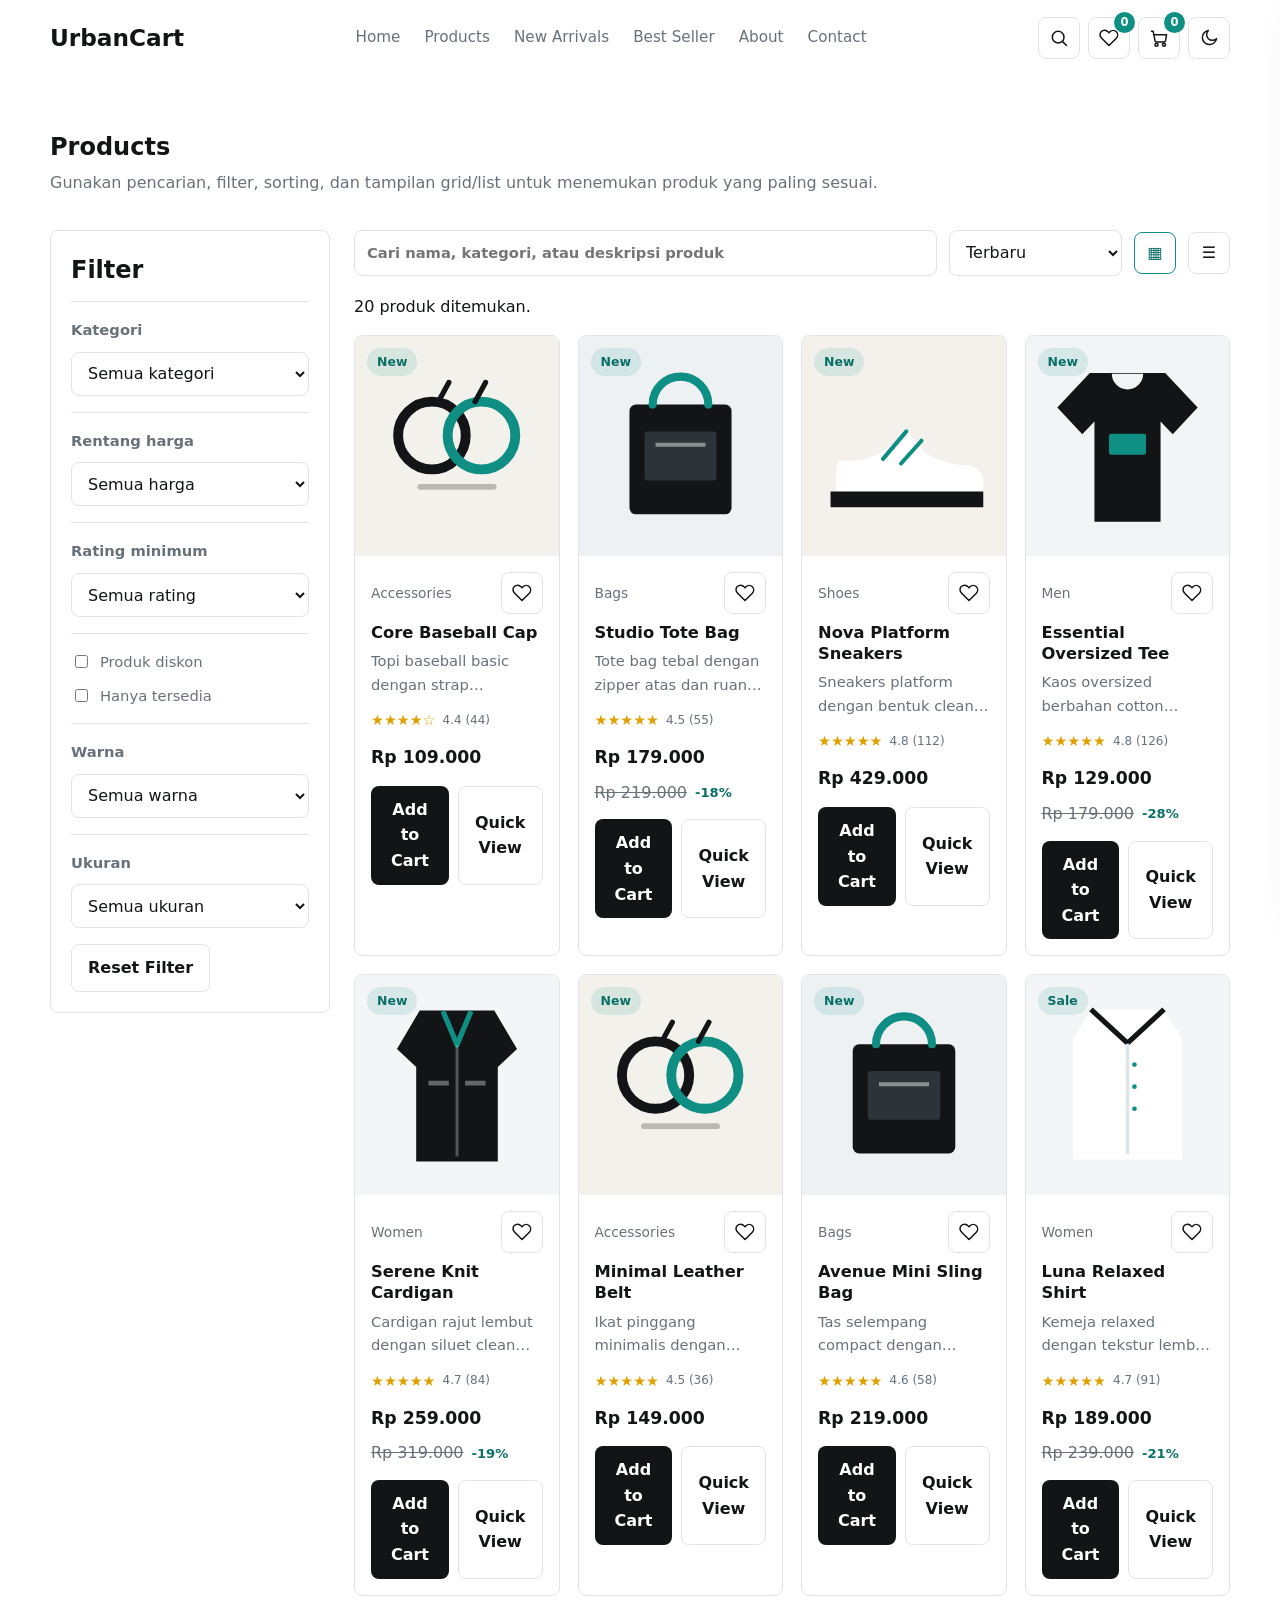
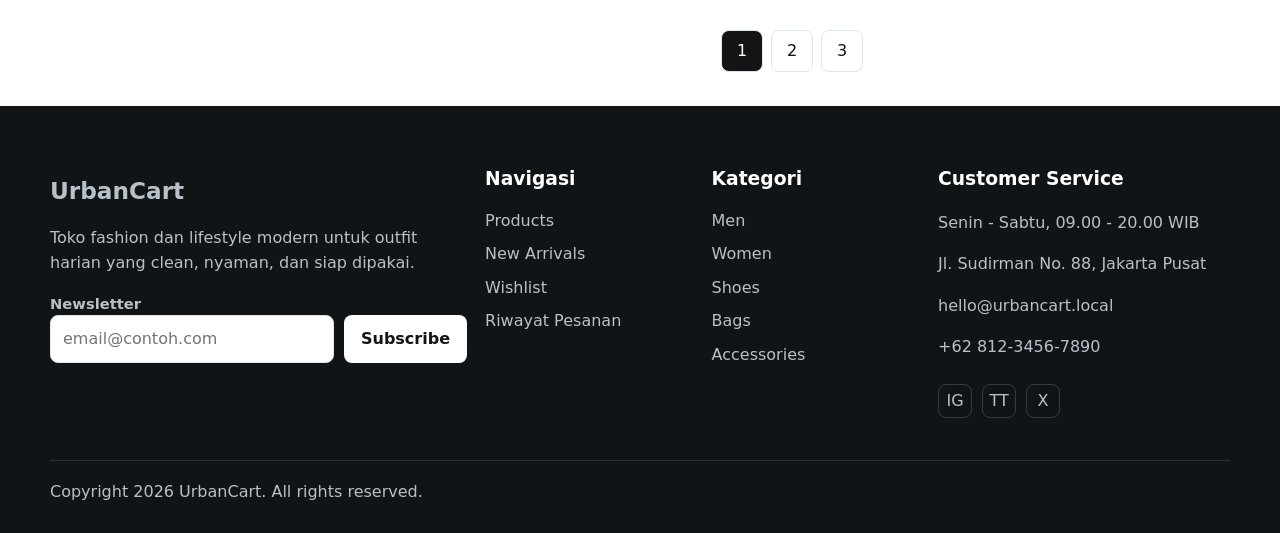
<file: products.html>
<!DOCTYPE html>
<html lang="id">
<head>
  <meta charset="UTF-8">
  <meta name="viewport" content="width=device-width, initial-scale=1.0">
  <title>Products - UrbanCart</title>
  <meta name="description" content="Katalog produk UrbanCart lengkap dengan pencarian, filter, sorting, wishlist, dan cart.">
  <meta property="og:title" content="Products - UrbanCart">
  <meta property="og:description" content="Cari pakaian, sepatu, tas, jam tangan, dan aksesori modern.">
  <meta property="og:type" content="website">
  <link rel="icon" href="assets/icons/favicon.svg" type="image/svg+xml">
  <link rel="stylesheet" href="css/style.css">
  <link rel="stylesheet" href="css/responsive.css">
  <link rel="stylesheet" href="css/animations.css">
</head>
<body data-page="products">
  <div id="site-header"></div>
  <main class="page">
    <section class="container page-title">
      <h1>Products</h1>
      <p>Gunakan pencarian, filter, sorting, dan tampilan grid/list untuk menemukan produk yang paling sesuai.</p>
    </section>
    <section class="container catalog-layout">
      <aside class="filter-panel">
        <h2>Filter</h2>
        <form id="filterForm">
          <div class="filter-group">
            <label for="categoryFilter">Kategori</label>
            <select id="categoryFilter" name="category">
              <option value="">Semua kategori</option>
            </select>
          </div>
          <div class="filter-group">
            <label for="priceFilter">Rentang harga</label>
            <select id="priceFilter" name="price">
              <option value="">Semua harga</option>
              <option value="0-150000">Di bawah Rp150.000</option>
              <option value="150000-300000">Rp150.000 - Rp300.000</option>
              <option value="300000-500000">Rp300.000 - Rp500.000</option>
              <option value="500000-9999999">Di atas Rp500.000</option>
            </select>
          </div>
          <div class="filter-group">
            <label for="ratingFilter">Rating minimum</label>
            <select id="ratingFilter" name="rating">
              <option value="">Semua rating</option>
              <option value="4">4.0 ke atas</option>
              <option value="4.5">4.5 ke atas</option>
              <option value="4.8">4.8 ke atas</option>
            </select>
          </div>
          <div class="filter-group">
            <label class="check-row"><input type="checkbox" name="discount"> Produk diskon</label>
            <label class="check-row"><input type="checkbox" name="stock"> Hanya tersedia</label>
          </div>
          <div class="filter-group">
            <label for="colorFilter">Warna</label>
            <select id="colorFilter" name="color"><option value="">Semua warna</option></select>
          </div>
          <div class="filter-group">
            <label for="sizeFilter">Ukuran</label>
            <select id="sizeFilter" name="size"><option value="">Semua ukuran</option></select>
          </div>
          <button class="btn btn-ghost" type="reset">Reset Filter</button>
        </form>
      </aside>
      <div>
        <div class="catalog-toolbar">
          <label for="searchInput">
            <span class="sr-only">Cari produk</span>
            <input id="searchInput" type="search" placeholder="Cari nama, kategori, atau deskripsi produk">
          </label>
          <select id="sortSelect" aria-label="Urutkan produk">
            <option value="newest">Terbaru</option>
            <option value="low">Harga terendah</option>
            <option value="high">Harga tertinggi</option>
            <option value="rating">Rating tertinggi</option>
            <option value="az">Nama A-Z</option>
            <option value="discount">Diskon terbesar</option>
          </select>
          <div class="toolbar-actions" aria-label="Pilihan tampilan">
            <button class="icon-button" type="button" data-view="grid" aria-label="Grid view">▦</button>
            <button class="icon-button" type="button" data-view="list" aria-label="List view">☰</button>
          </div>
        </div>
        <p id="resultInfo"></p>
        <div class="skeleton-grid" id="catalogSkeleton">
          <div class="skeleton"></div><div class="skeleton"></div><div class="skeleton"></div><div class="skeleton"></div>
        </div>
        <div class="product-grid" id="catalogGrid"></div>
        <div class="pagination" id="pagination"></div>
      </div>
    </section>
  </main>
  <div id="site-footer"></div>
  <script src="js/products.js"></script>
  <script src="js/main.js"></script>
  <script src="js/catalog.js"></script>
</body>
</html>
</file>
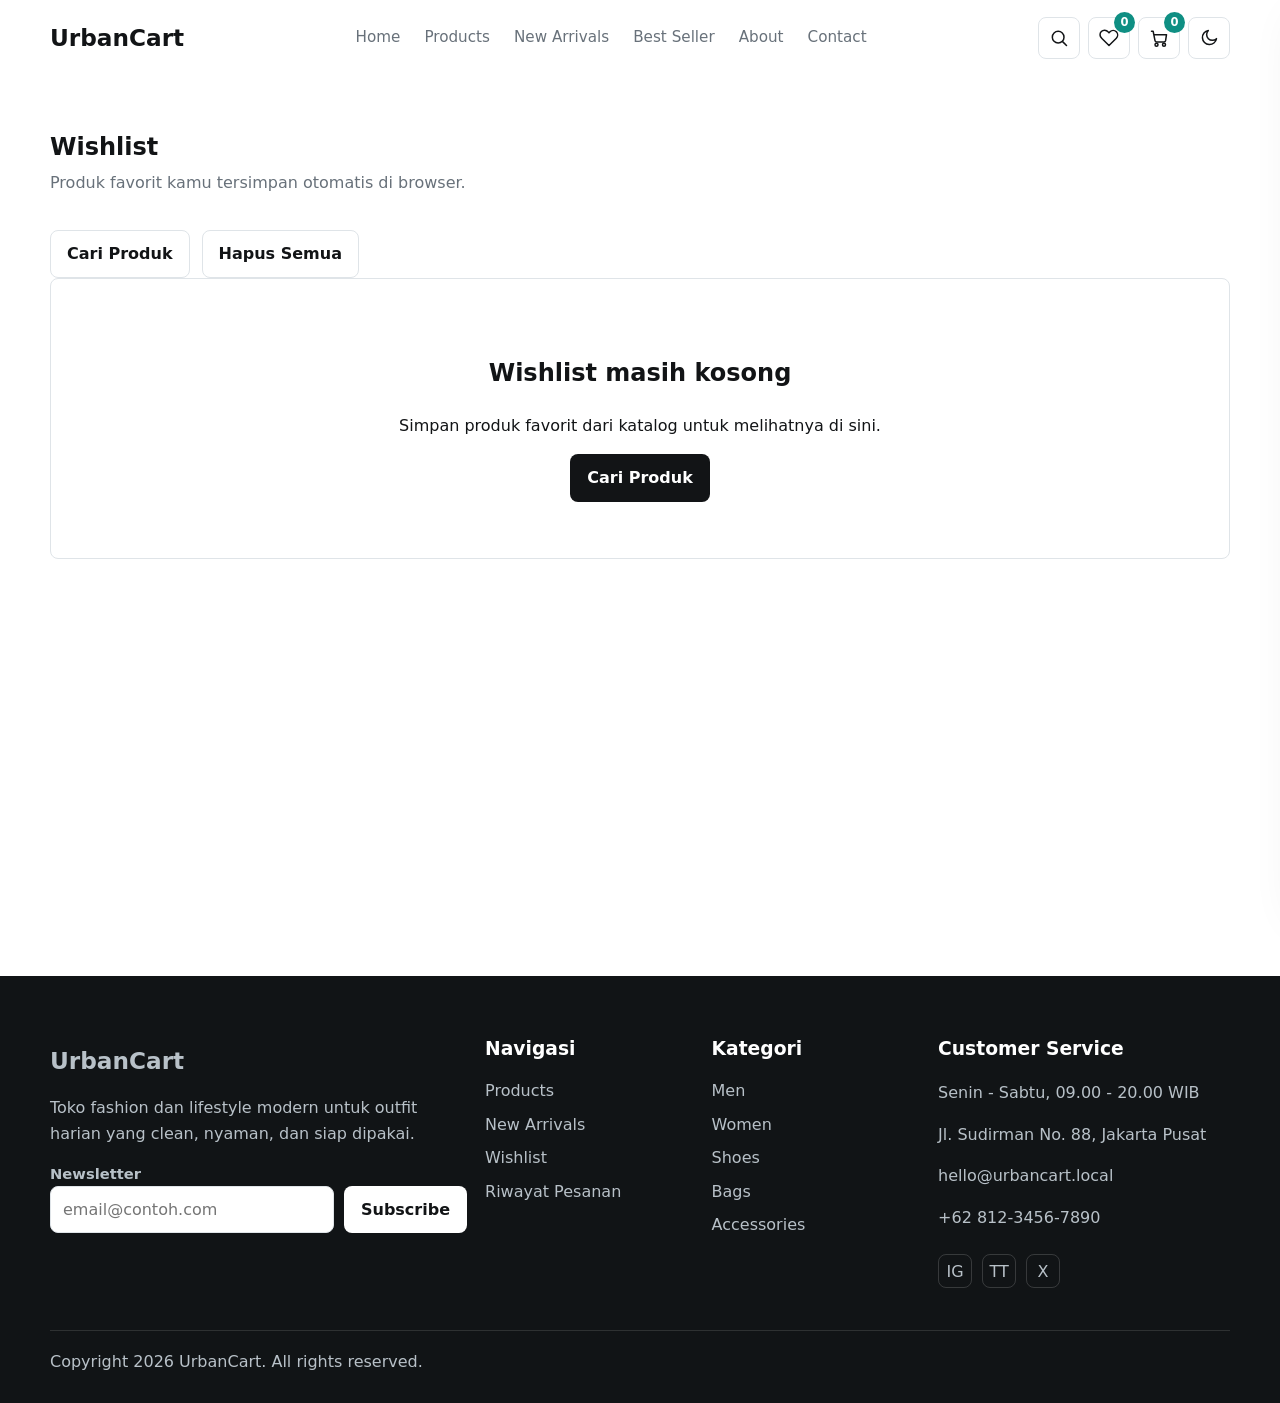
<file: wishlist.html>
<!DOCTYPE html>
<html lang="id">
<head>
  <meta charset="UTF-8">
  <meta name="viewport" content="width=device-width, initial-scale=1.0">
  <title>Wishlist - UrbanCart</title>
  <meta name="description" content="Daftar produk favorit UrbanCart yang disimpan di LocalStorage.">
  <meta property="og:title" content="Wishlist - UrbanCart">
  <meta property="og:description" content="Kelola produk favorit dan pindahkan ke keranjang.">
  <meta property="og:type" content="website">
  <link rel="icon" href="assets/icons/favicon.svg" type="image/svg+xml">
  <link rel="stylesheet" href="css/style.css">
  <link rel="stylesheet" href="css/responsive.css">
  <link rel="stylesheet" href="css/animations.css">
</head>
<body data-page="wishlist">
  <div id="site-header"></div>
  <main class="page">
    <section class="container page-title">
      <h1>Wishlist</h1>
      <p>Produk favorit kamu tersimpan otomatis di browser.</p>
    </section>
    <section class="container">
      <div class="cart-actions">
        <a class="btn btn-ghost" href="products.html">Cari Produk</a>
        <button class="btn btn-ghost" type="button" id="clearWishlist">Hapus Semua</button>
      </div>
      <div class="wishlist-list" id="wishlistList"></div>
    </section>
  </main>
  <div id="site-footer"></div>
  <script src="js/products.js"></script>
  <script src="js/main.js"></script>
  <script src="js/wishlist.js"></script>
</body>
</html>
</file>
<file: css/style.css>
:root {
  --bg: #ffffff;
  --surface: #f6f7f8;
  --surface-strong: #eef1f3;
  --text: #121416;
  --muted: #68717a;
  --line: #dfe4e8;
  --accent: #0f8f83;
  --accent-dark: #0a6f67;
  --danger: #c63d3d;
  --warning: #b77514;
  --success: #147a44;
  --shadow: 0 18px 45px rgba(18, 20, 22, 0.08);
  --radius: 8px;
  --header-height: 76px;
}

[data-theme="dark"] {
  --bg: #101214;
  --surface: #181c20;
  --surface-strong: #20262b;
  --text: #f3f6f7;
  --muted: #a5afb8;
  --line: #2a3238;
  --accent: #29b6a8;
  --accent-dark: #58d3c8;
  --shadow: 0 20px 50px rgba(0, 0, 0, 0.3);
}

* {
  box-sizing: border-box;
}

html {
  scroll-behavior: smooth;
}

body {
  margin: 0;
  background: var(--bg);
  color: var(--text);
  font-family: Inter, ui-sans-serif, system-ui, -apple-system, BlinkMacSystemFont, "Segoe UI", sans-serif;
  font-size: 16px;
  line-height: 1.6;
  overflow-x: hidden;
}

body.no-scroll {
  overflow: hidden;
}

a {
  color: inherit;
  text-decoration: none;
}

img {
  display: block;
  max-width: 100%;
  height: auto;
}

.sr-only {
  position: absolute;
  width: 1px;
  height: 1px;
  padding: 0;
  margin: -1px;
  overflow: hidden;
  clip: rect(0, 0, 0, 0);
  white-space: nowrap;
  border: 0;
}

button,
input,
select,
textarea {
  font: inherit;
}

button {
  cursor: pointer;
}

:focus-visible {
  outline: 3px solid color-mix(in srgb, var(--accent), transparent 45%);
  outline-offset: 3px;
}

.page {
  min-height: 100vh;
}

.container {
  width: min(1180px, calc(100% - 40px));
  margin: 0 auto;
}

.section {
  padding: 84px 0;
}

.section-soft {
  background: var(--surface);
}

.section-header {
  display: flex;
  align-items: end;
  justify-content: space-between;
  gap: 24px;
  margin-bottom: 28px;
}

.section-header h2,
.content-block h2,
.page-title h1 {
  margin: 0;
  line-height: 1.1;
  letter-spacing: 0;
}

.section-header h2 {
  font-size: 2.35rem;
}

.section-header p,
.page-title p,
.content-block p {
  color: var(--muted);
  margin: 10px 0 0;
}

.site-header {
  position: sticky;
  top: 0;
  z-index: 30;
  height: var(--header-height);
  display: flex;
  align-items: center;
  justify-content: space-between;
  gap: 24px;
  padding: 0 max(20px, calc((100vw - 1180px) / 2));
  background: color-mix(in srgb, var(--bg), transparent 10%);
  backdrop-filter: blur(16px);
  border-bottom: 1px solid transparent;
  transition: box-shadow 180ms ease, border-color 180ms ease;
}

.site-header.is-scrolled {
  border-color: var(--line);
  box-shadow: 0 12px 26px rgba(18, 20, 22, 0.08);
}

.brand {
  font-size: 1.45rem;
  font-weight: 850;
  letter-spacing: 0;
}

.desktop-nav {
  display: flex;
  align-items: center;
  gap: 24px;
  color: var(--muted);
  font-size: 0.95rem;
}

.desktop-nav a:hover {
  color: var(--text);
}

.header-actions {
  display: flex;
  align-items: center;
  gap: 8px;
}

.icon-button {
  width: 42px;
  height: 42px;
  border: 1px solid var(--line);
  border-radius: var(--radius);
  display: inline-flex;
  align-items: center;
  justify-content: center;
  background: var(--bg);
  color: var(--text);
  position: relative;
}

.icon-button svg {
  width: 20px;
  height: 20px;
}

.count-button span {
  position: absolute;
  right: -6px;
  top: -6px;
  min-width: 21px;
  height: 21px;
  padding: 0 5px;
  border-radius: 20px;
  display: grid;
  place-items: center;
  background: var(--accent);
  color: #fff;
  font-size: 0.72rem;
  font-weight: 750;
  transition: transform 180ms ease;
}

.count-button span.bump {
  transform: scale(1.18);
}

.mobile-toggle {
  display: none;
}

.mobile-panel {
  position: fixed;
  inset: 0 0 0 auto;
  width: min(330px, 86vw);
  z-index: 45;
  background: var(--bg);
  border-left: 1px solid var(--line);
  box-shadow: var(--shadow);
  padding: 22px;
  transform: translateX(105%);
  transition: transform 220ms ease;
  display: flex;
  flex-direction: column;
  gap: 14px;
}

.mobile-panel.is-open {
  transform: translateX(0);
}

.mobile-panel-head {
  display: flex;
  align-items: center;
  justify-content: space-between;
  margin-bottom: 16px;
}

.mobile-panel a {
  padding: 12px 0;
  border-bottom: 1px solid var(--line);
  color: var(--muted);
}

.overlay {
  position: fixed;
  inset: 0;
  z-index: 40;
  background: rgba(0, 0, 0, 0.42);
  opacity: 0;
  pointer-events: none;
  transition: opacity 180ms ease;
}

.overlay.is-visible {
  opacity: 1;
  pointer-events: auto;
}

.hero {
  min-height: calc(100vh - var(--header-height));
  display: grid;
  grid-template-columns: 1fr 0.9fr;
  align-items: center;
  gap: 54px;
  padding: 38px 0 70px;
}

.hero-copy {
  max-width: 660px;
  min-width: 0;
}

.eyebrow,
.badge {
  display: inline-flex;
  align-items: center;
  min-height: 28px;
  padding: 3px 10px;
  border-radius: 999px;
  background: color-mix(in srgb, var(--accent), transparent 88%);
  color: var(--accent-dark);
  font-size: 0.78rem;
  font-weight: 750;
}

.hero h1 {
  margin: 18px 0 16px;
  font-size: 6.2rem;
  line-height: 0.95;
  max-width: 780px;
  letter-spacing: 0;
  overflow-wrap: normal;
}

.hero p {
  margin: 0 0 28px;
  color: var(--muted);
  max-width: 610px;
  font-size: 1.08rem;
}

.hero-actions,
.modal-actions,
.form-actions,
.cart-actions,
.toolbar-actions {
  display: flex;
  flex-wrap: wrap;
  align-items: center;
  gap: 12px;
}

.btn {
  min-height: 44px;
  border: 1px solid transparent;
  border-radius: var(--radius);
  padding: 10px 16px;
  display: inline-flex;
  align-items: center;
  justify-content: center;
  gap: 8px;
  font-weight: 750;
  transition: transform 160ms ease, border-color 160ms ease, background 160ms ease, color 160ms ease;
}

.btn:hover {
  transform: translateY(-1px);
}

.btn:disabled {
  cursor: not-allowed;
  opacity: 0.55;
  transform: none;
}

.btn-dark {
  background: var(--text);
  color: var(--bg);
}

.btn-light {
  background: #fff;
  color: #121416;
}

.btn-accent {
  background: var(--accent);
  color: #fff;
}

.btn-ghost {
  border-color: var(--line);
  background: var(--bg);
  color: var(--text);
}

.hero-media {
  position: relative;
  min-width: 0;
}

.hero-media img {
  width: 100%;
  aspect-ratio: 4 / 5;
  object-fit: cover;
  border-radius: var(--radius);
  background: var(--surface);
  box-shadow: var(--shadow);
}

.promo-card {
  position: absolute;
  left: -22px;
  bottom: 34px;
  width: min(250px, 70%);
  padding: 18px;
  background: var(--bg);
  border: 1px solid var(--line);
  border-radius: var(--radius);
  box-shadow: var(--shadow);
}

.promo-card strong {
  display: block;
  font-size: 1.65rem;
  line-height: 1;
}

.benefit-grid,
.category-grid,
.product-grid,
.footer-grid,
.about-grid,
.contact-grid,
.checkout-grid,
.stats-grid {
  display: grid;
  gap: 18px;
}

.benefit-grid {
  grid-template-columns: repeat(4, 1fr);
}

.benefit-item,
.content-card,
.summary-card,
.filter-panel,
.empty-state,
.history-card {
  border: 1px solid var(--line);
  border-radius: var(--radius);
  background: var(--bg);
  padding: 20px;
}

.benefit-item svg {
  width: 28px;
  height: 28px;
  color: var(--accent);
}

.benefit-item h3,
.content-card h3,
.summary-card h3 {
  margin: 12px 0 6px;
}

.benefit-item p,
.content-card p,
.summary-card p,
.product-card p {
  color: var(--muted);
  margin: 0;
}

.category-grid {
  grid-template-columns: repeat(5, 1fr);
}

.category-card {
  position: relative;
  min-height: 260px;
  overflow: hidden;
  border-radius: var(--radius);
  background: var(--surface);
}

.category-card img {
  width: 100%;
  height: 100%;
  object-fit: cover;
  transition: transform 260ms ease;
}

.category-card:hover img {
  transform: scale(1.04);
}

.category-card div {
  position: absolute;
  inset: auto 14px 14px 14px;
  padding: 14px;
  background: color-mix(in srgb, var(--bg), transparent 8%);
  border: 1px solid var(--line);
  border-radius: var(--radius);
}

.category-card h3 {
  margin: 0 0 8px;
}

.product-grid {
  grid-template-columns: repeat(4, 1fr);
}

.product-grid.is-list {
  grid-template-columns: 1fr;
}

.product-card {
  overflow: hidden;
  border: 1px solid var(--line);
  border-radius: var(--radius);
  background: var(--bg);
  transition: transform 180ms ease, box-shadow 180ms ease, border-color 180ms ease;
}

.product-card:hover {
  transform: translateY(-4px);
  border-color: color-mix(in srgb, var(--accent), var(--line) 60%);
  box-shadow: var(--shadow);
}

.product-media {
  position: relative;
  display: block;
  overflow: hidden;
  background: var(--surface);
}

.product-media img {
  width: 100%;
  aspect-ratio: 1 / 1.08;
  object-fit: cover;
  transition: transform 240ms ease;
}

.product-card:hover .product-media img {
  transform: scale(1.04);
}

.product-media .badge,
.stock-badge {
  position: absolute;
  top: 12px;
  left: 12px;
}

.stock-badge {
  left: auto;
  right: 12px;
  padding: 4px 9px;
  border-radius: 999px;
  background: var(--danger);
  color: #fff;
  font-size: 0.75rem;
  font-weight: 750;
}

.product-info {
  padding: 16px;
}

.product-topline {
  display: flex;
  align-items: center;
  justify-content: space-between;
  gap: 12px;
  color: var(--muted);
  font-size: 0.86rem;
}

.wishlist-button.is-active {
  color: var(--danger);
  border-color: color-mix(in srgb, var(--danger), transparent 70%);
  background: color-mix(in srgb, var(--danger), transparent 92%);
}

.product-card h3 {
  margin: 8px 0 6px;
  font-size: 1.02rem;
  line-height: 1.3;
}

.product-card p {
  display: -webkit-box;
  min-height: 48px;
  overflow: hidden;
  -webkit-line-clamp: 2;
  -webkit-box-orient: vertical;
  font-size: 0.92rem;
}

.rating {
  display: flex;
  align-items: center;
  gap: 7px;
  margin-top: 12px;
  color: #e0a100;
  font-size: 0.9rem;
}

.rating small {
  color: var(--muted);
}

.price-row {
  display: flex;
  align-items: center;
  flex-wrap: wrap;
  gap: 8px;
  margin-top: 12px;
}

.price-row strong {
  font-size: 1.08rem;
}

.price-row del {
  color: var(--muted);
}

.price-row span {
  color: var(--accent-dark);
  font-weight: 750;
  font-size: 0.82rem;
}

.card-actions {
  display: grid;
  grid-template-columns: 1fr 1fr;
  gap: 9px;
  margin-top: 14px;
}

.product-card-list {
  display: grid;
  grid-template-columns: 260px 1fr;
}

.sale-banner {
  display: grid;
  grid-template-columns: 1fr auto;
  align-items: center;
  gap: 24px;
  padding: 34px;
  border-radius: var(--radius);
  color: #fff;
  background: linear-gradient(135deg, #121416, #253037 65%, #0f8f83);
}

.sale-banner h2 {
  margin: 0 0 8px;
  font-size: 3rem;
}

.countdown {
  display: grid;
  grid-template-columns: repeat(4, 78px);
  gap: 10px;
}

.countdown span {
  min-height: 76px;
  display: grid;
  place-items: center;
  border: 1px solid rgba(255, 255, 255, 0.2);
  border-radius: var(--radius);
  background: rgba(255, 255, 255, 0.08);
  font-size: 0.78rem;
}

.countdown strong {
  display: block;
  font-size: 1.7rem;
}

.testimonial-wrap {
  position: relative;
  border: 1px solid var(--line);
  border-radius: var(--radius);
  background: var(--bg);
  padding: 30px;
}

.testimonial {
  display: none;
}

.testimonial.is-active {
  display: block;
}

.testimonial blockquote {
  margin: 0;
  font-size: 1.2rem;
  line-height: 1.55;
}

.testimonial p {
  color: var(--muted);
}

.testimonial-controls {
  display: flex;
  align-items: center;
  gap: 10px;
  margin-top: 18px;
}

.dots {
  display: flex;
  gap: 8px;
}

.dots button {
  width: 9px;
  height: 9px;
  border: 0;
  border-radius: 50%;
  background: var(--line);
}

.dots button.is-active {
  background: var(--accent);
}

.newsletter-band {
  display: grid;
  grid-template-columns: 1fr minmax(280px, 420px);
  align-items: center;
  gap: 28px;
  padding: 36px;
  border-radius: var(--radius);
  background: var(--surface);
}

.inline-form {
  display: flex;
  gap: 10px;
}

.input,
input,
select,
textarea {
  width: 100%;
  border: 1px solid var(--line);
  border-radius: var(--radius);
  min-height: 44px;
  padding: 10px 12px;
  background: var(--bg);
  color: var(--text);
}

label {
  display: grid;
  gap: 7px;
  color: var(--muted);
  font-size: 0.92rem;
  font-weight: 650;
}

textarea {
  min-height: 120px;
  resize: vertical;
}

.form-message {
  min-height: 24px;
  color: var(--accent-dark);
  font-size: 0.9rem;
}

.site-footer {
  padding: 58px max(20px, calc((100vw - 1180px) / 2)) 28px;
  background: #111416;
  color: #f3f6f7;
}

.footer-grid {
  grid-template-columns: 2fr 1fr 1fr 1.4fr;
}

.site-footer p,
.site-footer a,
.site-footer label {
  color: #b8c1c8;
}

.site-footer a {
  display: block;
  margin: 8px 0;
}

.site-footer h3 {
  color: #fff;
  margin: 0 0 14px;
}

.footer-brand {
  color: #fff;
}

.social-links {
  display: flex;
  gap: 10px;
}

.social-links a {
  width: 34px;
  height: 34px;
  display: grid;
  place-items: center;
  border: 1px solid rgba(255, 255, 255, 0.16);
  border-radius: var(--radius);
}

.footer-bottom {
  margin-top: 34px;
  padding-top: 18px;
  border-top: 1px solid rgba(255, 255, 255, 0.12);
  color: #b8c1c8;
}

.page-title {
  padding: 58px 0 34px;
}

.catalog-layout {
  display: grid;
  grid-template-columns: 280px 1fr;
  gap: 24px;
  align-items: start;
}

.filter-panel {
  position: sticky;
  top: calc(var(--header-height) + 18px);
}

.filter-panel h2,
.filter-panel h3 {
  margin: 0 0 12px;
}

.filter-group {
  display: grid;
  gap: 10px;
  padding: 16px 0;
  border-top: 1px solid var(--line);
}

.check-row {
  display: flex;
  align-items: center;
  gap: 9px;
  color: var(--muted);
  font-weight: 500;
}

.check-row input {
  width: auto;
  min-height: auto;
}

.catalog-toolbar {
  display: grid;
  grid-template-columns: 1fr auto auto;
  gap: 12px;
  margin-bottom: 18px;
}

.toolbar-actions .icon-button.is-active {
  border-color: var(--accent);
  color: var(--accent-dark);
}

.pagination {
  display: flex;
  flex-wrap: wrap;
  gap: 8px;
  justify-content: center;
  margin: 34px 0;
}

.pagination button {
  min-width: 42px;
  height: 42px;
  border: 1px solid var(--line);
  border-radius: var(--radius);
  background: var(--bg);
  color: var(--text);
}

.pagination button.is-active {
  background: var(--text);
  color: var(--bg);
}

.skeleton-grid {
  display: grid;
  grid-template-columns: repeat(4, 1fr);
  gap: 18px;
}

.skeleton {
  height: 350px;
  border-radius: var(--radius);
  background: linear-gradient(90deg, var(--surface), var(--surface-strong), var(--surface));
  background-size: 220% 100%;
  animation: skeleton 1.1s infinite linear;
}

.empty-state {
  text-align: center;
  padding: 56px 24px;
}

.detail-grid {
  display: grid;
  grid-template-columns: minmax(320px, 0.95fr) 1fr;
  gap: 42px;
  align-items: start;
}

.breadcrumb {
  color: var(--muted);
  font-size: 0.9rem;
  margin-bottom: 22px;
}

.gallery-main {
  overflow: hidden;
  border: 1px solid var(--line);
  border-radius: var(--radius);
  background: var(--surface);
}

.gallery-main img {
  width: 100%;
  aspect-ratio: 1 / 1;
  object-fit: cover;
  transition: transform 220ms ease;
}

.gallery-main:hover img {
  transform: scale(1.08);
}

.thumbnail-row {
  display: grid;
  grid-template-columns: repeat(3, 1fr);
  gap: 12px;
  margin-top: 12px;
}

.thumbnail-row button {
  border: 1px solid var(--line);
  border-radius: var(--radius);
  background: var(--surface);
  padding: 0;
  overflow: hidden;
}

.thumbnail-row button.is-active {
  border-color: var(--accent);
}

.detail-copy h1 {
  margin: 0 0 10px;
  font-size: 3.25rem;
  line-height: 1;
}

.option-row {
  display: flex;
  flex-wrap: wrap;
  gap: 9px;
}

.option-row input {
  position: absolute;
  opacity: 0;
  pointer-events: none;
}

.option-row span {
  min-width: 44px;
  min-height: 40px;
  display: grid;
  place-items: center;
  border: 1px solid var(--line);
  border-radius: var(--radius);
  padding: 8px 12px;
  background: var(--bg);
}

.option-row input:checked + span {
  border-color: var(--accent);
  background: color-mix(in srgb, var(--accent), transparent 90%);
  color: var(--accent-dark);
}

.quantity-control {
  display: inline-grid;
  grid-template-columns: 44px 64px 44px;
  border: 1px solid var(--line);
  border-radius: var(--radius);
  overflow: hidden;
}

.quantity-control button,
.quantity-control input {
  border: 0;
  border-radius: 0;
  text-align: center;
  background: var(--bg);
}

.info-list {
  display: grid;
  gap: 10px;
  margin: 20px 0;
}

.info-list div {
  display: flex;
  gap: 10px;
  color: var(--muted);
}

.tabs {
  margin-top: 48px;
}

.tab-buttons {
  display: flex;
  gap: 8px;
  border-bottom: 1px solid var(--line);
}

.tab-buttons button {
  border: 0;
  background: transparent;
  color: var(--muted);
  padding: 12px 14px;
  border-bottom: 2px solid transparent;
}

.tab-buttons button.is-active {
  color: var(--text);
  border-color: var(--accent);
}

.tab-panel {
  display: none;
  padding: 22px 0;
}

.tab-panel.is-active {
  display: block;
}

.cart-list,
.wishlist-list,
.order-list {
  display: grid;
  gap: 14px;
}

.cart-item,
.wishlist-item,
.order-item {
  display: grid;
  grid-template-columns: 96px 1fr auto;
  gap: 16px;
  align-items: center;
  border: 1px solid var(--line);
  border-radius: var(--radius);
  padding: 14px;
  background: var(--bg);
}

.cart-item img,
.wishlist-item img,
.order-item img {
  width: 96px;
  height: 96px;
  object-fit: cover;
  border-radius: var(--radius);
  background: var(--surface);
}

.cart-layout {
  display: grid;
  grid-template-columns: 1fr 350px;
  gap: 24px;
  align-items: start;
}

.summary-card {
  position: sticky;
  top: calc(var(--header-height) + 18px);
}

.summary-row {
  display: flex;
  align-items: center;
  justify-content: space-between;
  gap: 18px;
  padding: 10px 0;
  border-bottom: 1px solid var(--line);
}

.summary-row.total {
  font-size: 1.2rem;
  font-weight: 850;
  border-bottom: 0;
}

.free-ship {
  margin: 18px 0;
}

.progress {
  display: block;
  width: 100%;
  height: 8px;
  border: 0;
  border-radius: 999px;
  overflow: hidden;
  background: var(--surface-strong);
}

.progress::-webkit-progress-bar {
  background: var(--surface-strong);
}

.progress::-webkit-progress-value,
.progress::-moz-progress-bar {
  background: var(--accent);
}

.checkout-grid {
  grid-template-columns: 1fr 390px;
  align-items: start;
}

.form-grid {
  display: grid;
  grid-template-columns: repeat(2, 1fr);
  gap: 16px;
}

.form-grid .full {
  grid-column: 1 / -1;
}

.radio-list {
  display: grid;
  gap: 10px;
}

.radio-card {
  display: grid;
  grid-template-columns: auto 1fr;
  gap: 10px;
  align-items: start;
  border: 1px solid var(--line);
  border-radius: var(--radius);
  padding: 12px;
  background: var(--bg);
}

.radio-card input {
  width: auto;
  min-height: auto;
  margin-top: 4px;
}

.quick-modal {
  position: fixed;
  inset: 0;
  z-index: 50;
  display: none;
  align-items: center;
  justify-content: center;
  padding: 20px;
}

.quick-modal.is-open {
  display: flex;
}

.quick-dialog {
  position: relative;
  width: min(900px, 100%);
  max-height: min(760px, calc(100vh - 40px));
  overflow: auto;
  display: grid;
  grid-template-columns: 0.9fr 1fr;
  gap: 24px;
  background: var(--bg);
  border: 1px solid var(--line);
  border-radius: var(--radius);
  padding: 22px;
  box-shadow: var(--shadow);
}

.quick-dialog img {
  width: 100%;
  aspect-ratio: 1 / 1;
  object-fit: cover;
  border-radius: var(--radius);
  background: var(--surface);
}

.modal-close {
  position: absolute;
  right: 12px;
  top: 12px;
  width: 40px;
  height: 40px;
  border: 1px solid var(--line);
  border-radius: var(--radius);
  background: var(--bg);
  color: var(--text);
  font-size: 1.3rem;
}

.toast-wrap {
  position: fixed;
  right: 18px;
  top: 88px;
  z-index: 70;
  display: grid;
  gap: 10px;
  width: min(360px, calc(100vw - 36px));
}

.toast {
  display: grid;
  grid-template-columns: 1fr auto;
  gap: 12px;
  align-items: center;
  padding: 13px 14px;
  border: 1px solid var(--line);
  border-left: 4px solid var(--accent);
  border-radius: var(--radius);
  background: var(--bg);
  box-shadow: var(--shadow);
}

.toast button {
  border: 0;
  background: transparent;
  color: inherit;
  font-size: 1.1rem;
}

.toast-success {
  border-left-color: var(--success);
}

.toast-error {
  border-left-color: var(--danger);
}

.toast-warning {
  border-left-color: var(--warning);
}

.loader {
  position: fixed;
  inset: 0;
  z-index: 100;
  display: grid;
  place-items: center;
  background: var(--bg);
  transition: opacity 250ms ease, visibility 250ms ease;
}

.loader.is-hidden {
  opacity: 0;
  visibility: hidden;
}

.loader-mark {
  width: 54px;
  height: 54px;
  border: 3px solid var(--line);
  border-top-color: var(--accent);
  border-radius: 50%;
  animation: spin 700ms linear infinite;
}

.back-top {
  position: fixed;
  right: 18px;
  bottom: 18px;
  z-index: 20;
  width: 44px;
  height: 44px;
  border: 1px solid var(--line);
  border-radius: var(--radius);
  background: var(--text);
  color: var(--bg);
  opacity: 0;
  pointer-events: none;
  transform: translateY(10px);
  transition: opacity 180ms ease, transform 180ms ease;
}

.back-top.is-visible {
  opacity: 1;
  pointer-events: auto;
  transform: translateY(0);
}

.about-grid {
  grid-template-columns: 1fr 1fr;
  align-items: center;
}

.stats-grid {
  grid-template-columns: repeat(3, 1fr);
}

.stat {
  padding: 22px;
  background: var(--surface);
  border-radius: var(--radius);
}

.stat strong {
  display: block;
  font-size: 2rem;
}

.contact-grid {
  grid-template-columns: 0.8fr 1.2fr;
}

.map-placeholder {
  min-height: 280px;
  display: grid;
  place-items: center;
  background: var(--surface);
  border-radius: var(--radius);
  color: var(--muted);
}
</file>
<file: css/responsive.css>
@media (max-width: 1080px) {
  .desktop-nav {
    display: none;
  }

  .mobile-toggle {
    display: inline-flex;
  }

  .hero,
  .detail-grid,
  .about-grid,
  .contact-grid {
    grid-template-columns: 1fr;
  }

  .hero {
    min-height: auto;
    padding-top: 42px;
  }

  .hero-copy,
  .hero-media {
    width: 100%;
    max-width: 360px;
  }

  .benefit-grid,
  .product-grid,
  .skeleton-grid {
    grid-template-columns: repeat(3, 1fr);
  }

  .category-grid {
    grid-template-columns: repeat(3, 1fr);
  }

  .catalog-layout,
  .cart-layout,
  .checkout-grid {
    grid-template-columns: 1fr;
  }

  .filter-panel,
  .summary-card {
    position: static;
  }

  .footer-grid {
    grid-template-columns: repeat(2, 1fr);
  }
}

@media (max-width: 760px) {
  :root {
    --header-height: 68px;
  }

  .container {
    width: min(100% - 28px, 1180px);
  }

  .section {
    padding: 58px 0;
  }

  .site-header {
    padding: 0 14px;
  }

  .header-actions {
    gap: 6px;
    width: 250px;
    justify-content: flex-start;
  }

  .icon-button {
    width: 38px;
    height: 38px;
  }

  .hero h1 {
    font-size: 3.05rem;
  }

  .hero-actions,
  .form-actions,
  .cart-actions {
    align-items: stretch;
  }

  .hero-actions {
    display: grid;
    grid-template-columns: 1fr;
  }

  .hero-actions .btn,
  .form-actions .btn,
  .cart-actions .btn {
    flex: 1 1 auto;
  }

  .hero-actions .btn {
    width: 100%;
  }

  .header-actions .icon-button:first-child,
  .header-actions [data-theme-toggle] {
    display: none;
  }

  .section-header h2 {
    font-size: 2rem;
  }

  .sale-banner h2,
  .detail-copy h1 {
    font-size: 2.45rem;
  }

  .benefit-grid,
  .product-grid,
  .skeleton-grid,
  .category-grid,
  .stats-grid {
    grid-template-columns: repeat(2, 1fr);
  }

  .catalog-toolbar {
    grid-template-columns: 1fr;
  }

  .product-card-list {
    grid-template-columns: 1fr;
  }

  .sale-banner,
  .newsletter-band,
  .quick-dialog {
    grid-template-columns: 1fr;
  }

  .countdown {
    grid-template-columns: repeat(4, minmax(58px, 1fr));
    width: 100%;
  }

  .countdown span {
    min-height: 66px;
  }

  .countdown strong {
    font-size: 1.35rem;
  }

  .cart-item,
  .wishlist-item,
  .order-item {
    grid-template-columns: 82px 1fr;
  }

  .cart-item > :last-child,
  .wishlist-item > :last-child,
  .order-item > :last-child {
    grid-column: 1 / -1;
  }

  .form-grid,
  .footer-grid {
    grid-template-columns: 1fr;
  }

  .inline-form {
    flex-direction: column;
  }
}

@media (max-width: 480px) {
  .brand {
    font-size: 1.2rem;
  }

  .hero h1 {
    font-size: 3rem;
  }

  .benefit-grid,
  .product-grid,
  .skeleton-grid,
  .category-grid {
    grid-template-columns: 1fr;
  }

  .category-card {
    min-height: 210px;
  }

  .sale-banner,
  .newsletter-band,
  .testimonial-wrap,
  .content-card,
  .summary-card,
  .filter-panel {
    padding: 18px;
  }

  .card-actions {
    grid-template-columns: 1fr;
  }

  .countdown {
    grid-template-columns: repeat(2, 1fr);
  }

  .thumbnail-row {
    grid-template-columns: repeat(3, minmax(0, 1fr));
  }
}
</file>
<file: css/animations.css>
@keyframes spin {
  to {
    transform: rotate(360deg);
  }
}

@keyframes skeleton {
  to {
    background-position: -220% 0;
  }
}

@keyframes toastIn {
  from {
    opacity: 0;
    transform: translateX(18px);
  }
  to {
    opacity: 1;
    transform: translateX(0);
  }
}

.toast {
  animation: toastIn 180ms ease both;
}

.reveal {
  opacity: 0;
  transform: translateY(18px);
  transition: opacity 500ms ease, transform 500ms ease;
}

.reveal.is-visible {
  opacity: 1;
  transform: translateY(0);
}

.hero-copy,
.hero-media {
  animation: revealUp 650ms ease both;
}

.hero-media {
  animation-delay: 120ms;
}

@keyframes revealUp {
  from {
    opacity: 0;
    transform: translateY(18px);
  }
  to {
    opacity: 1;
    transform: translateY(0);
  }
}

@media (prefers-reduced-motion: reduce) {
  *,
  *::before,
  *::after {
    animation-duration: 0.01ms !important;
    animation-iteration-count: 1 !important;
    scroll-behavior: auto !important;
    transition-duration: 0.01ms !important;
  }
}
</file>
